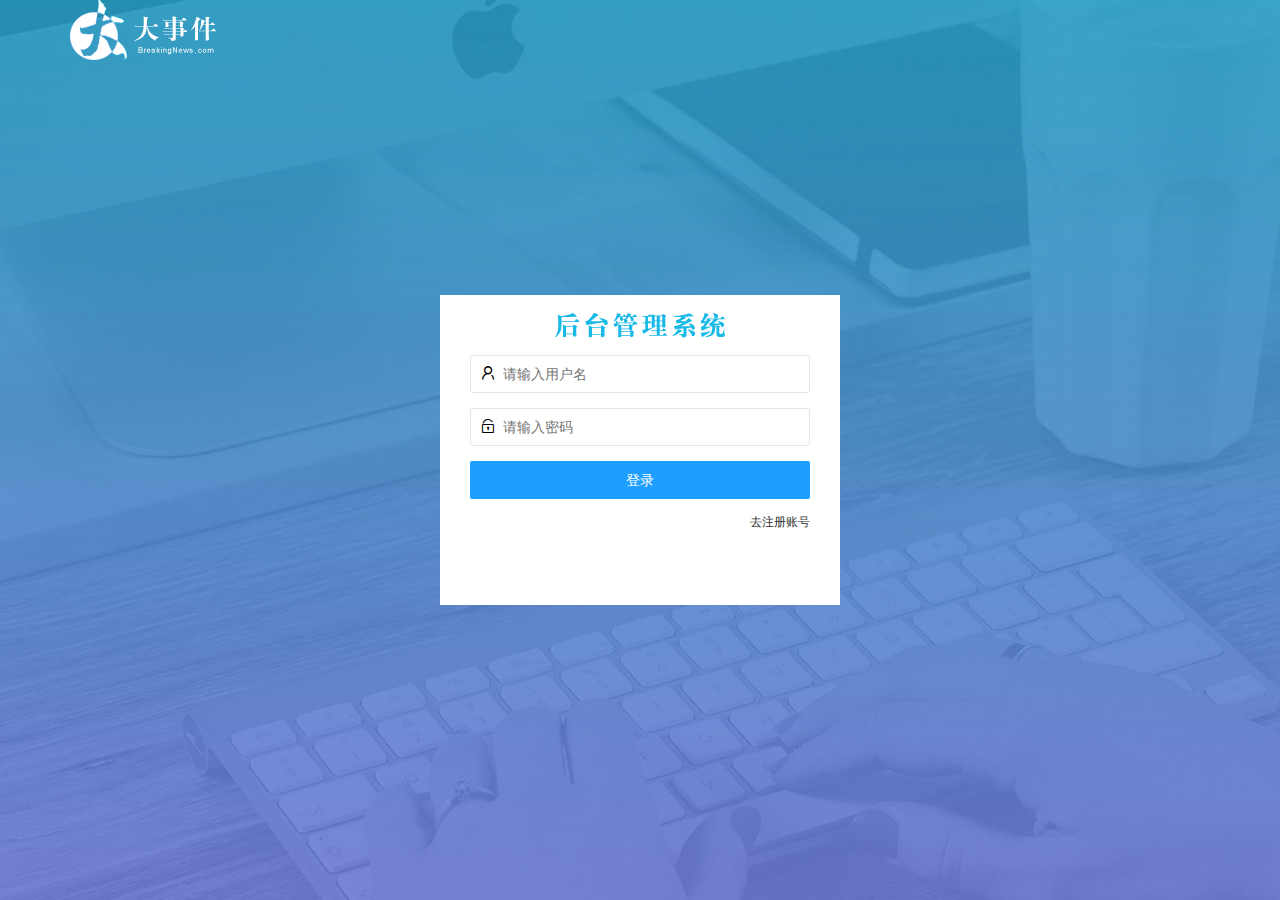
<file: login.html>
<!DOCTYPE html>
<html lang="en">
  <head>
    <meta charset="UTF-8" />
    <meta name="viewport" content="width=device-width, initial-scale=1.0" />
    <title>大事件-登录/注册</title>
    <!-- 导入 LayUI 的样式 -->
    <link rel="stylesheet" href="/assets/lib/layui/css/layui.css" />
    <!-- 导入自己的样式表 -->
    <link rel="stylesheet" href="/assets/css/login.css" />
  </head>


  <body>
    <!-- 头部的 Logo 区域 -->
    <div class="layui-main">
      <img src="/assets/images/logo.png" alt="" />
    </div>

    <!-- 登录注册区域 -->
    <div class="loginAndRegBox">
      <div class="title-box"></div>
       <!-- 登录的div -->
  <div class="login-box">
    <!-- 登录的表单 -->
    <form class="layui-form" action="" id="form_reg">
      <!-- 用户名 -->
      <div class="layui-form-item">
        <i class="layui-icon layui-icon-username"></i>
        <input type="text" name="username" required lay-verify="required" placeholder="请输入用户名" autocomplete="off" class="layui-input" />
      </div>
      <!-- 密码 -->
      <div class="layui-form-item">
        <i class="layui-icon layui-icon-password"></i>
        <input type="password" name="password" required lay-verify="required|pwd" placeholder="请输入密码" autocomplete="off" class="layui-input" />
      </div>
      <!-- 登录按钮 -->
      <div class="layui-form-item">
        <!-- 注意：表单提交按钮和普通按钮的区别，就是 lay-submit 属性 -->
        <button class="layui-btn layui-btn-fluid layui-btn-normal" lay-submit>登录</button>
      </div>
      <div class="layui-form-item links">
        <a href="javascript:;" id="link_reg">去注册账号</a>
      </div>
    </form>
  </div>
      <!-- 注册的div -->
  <div class="reg-box">
    <!-- 注册的表单 -->
    <form class="layui-form" action="" form_reg>
      <!-- 用户名 -->
      <div class="layui-form-item">
        <i class="layui-icon layui-icon-username"></i>
        <input type="text" name="username" required lay-verify="required" placeholder="请输入用户名" autocomplete="off" class="layui-input" />
      </div>
      <!-- 密码 -->
      <div class="layui-form-item">
        <i class="layui-icon layui-icon-password"></i>
        <input type="password" name="password" required lay-verify="required|pwd" placeholder="请输入密码" autocomplete="off" class="layui-input" />
      </div>
      <!-- 密码确认框 -->
      <div class="layui-form-item">
        <i class="layui-icon layui-icon-password"></i>
        <input type="password" name="repassword" required lay-verify="required|pwd|repwd" placeholder="再次确认密码" autocomplete="off" class="layui-input" />
      </div>
      <!-- 注册按钮 -->
      <div class="layui-form-item">
        <!-- 注意：表单提交按钮和普通按钮的区别，就是 lay-submit 属性 -->
        <button class="layui-btn layui-btn-fluid layui-btn-normal" lay-submit>注册</button>
      </div>
      <div class="layui-form-item links">
        <a href="javascript:;" id="link_login">去登录</a>
      </div>
    </form>
  </div>
    </div>
    <script src="/assets/lib/layui/layui.all.js"></script>
    <script src="/assets/lib/jquery.js"></script>
    <script src="/assets/js/baseAPI.js"></script>
    <script src="/assets/js/login.js"></script>





  </body>
</html>
</file>
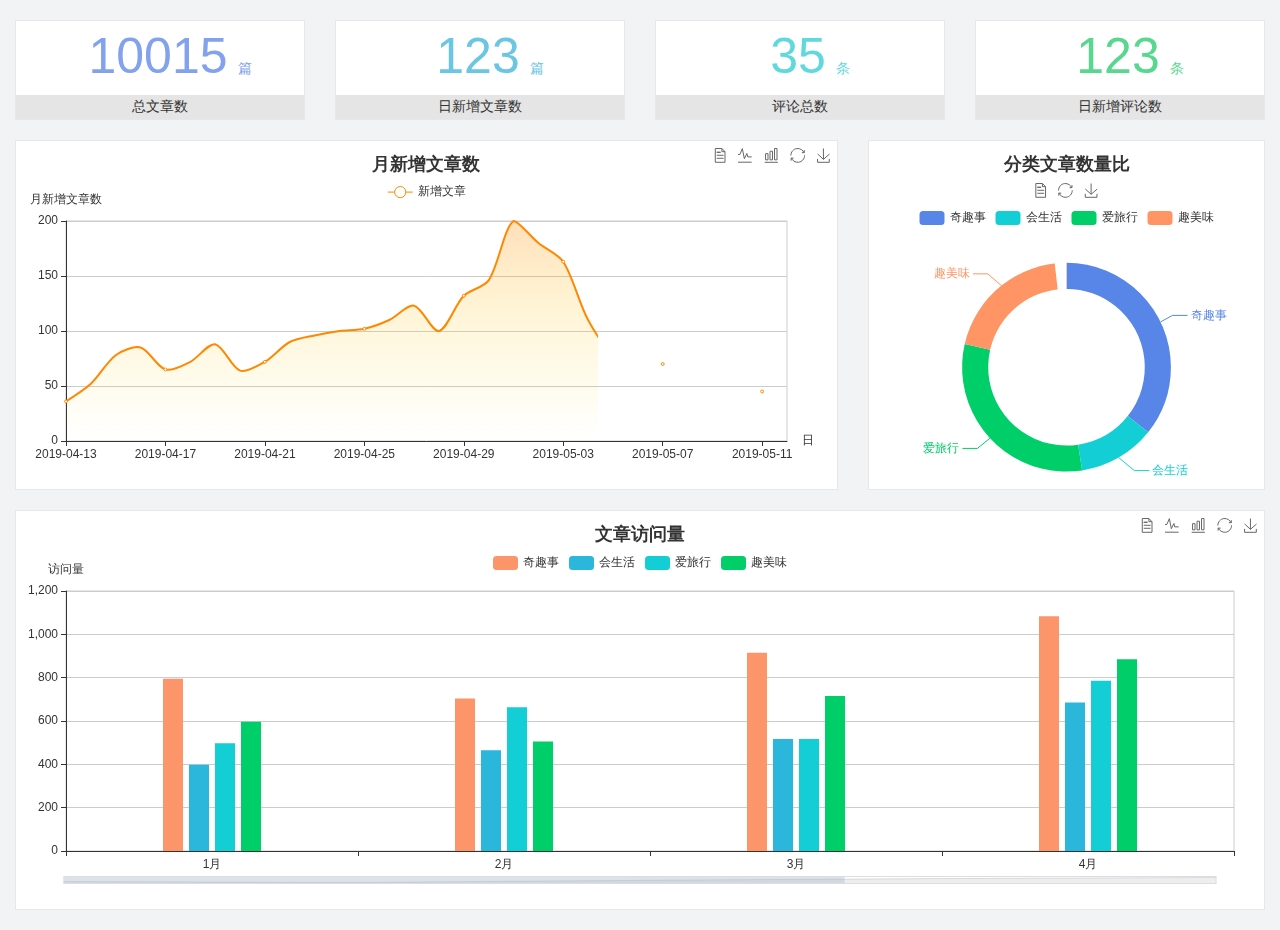
<file: home/dashboard.html>
<!DOCTYPE html>
<html lang="en">

<head>
  <meta charset="UTF-8">
  <meta name="viewport" content="width=device-width, initial-scale=1.0">
  <meta http-equiv="X-UA-Compatible" content="ie=edge">
  <title>图表统计</title>
  <link rel="stylesheet" href="../../assets/lib/bootstrap.css" />
  <link rel="stylesheet" href="../../assets/lib/main.css" />
  <script src="../../assets/lib/jquery.js"></script>
  <script type="text/javascript" src="../../assets/lib/echarts.min.js"></script>
</head>

<body>
  <div class="container-fluid">
    <div class="row spannel_list">
      <div class="col-sm-3 col-xs-6">
        <div class="spannel">
          <em>10015</em><span>篇</span>
          <b>总文章数</b>
        </div>
      </div>
      <div class="col-sm-3 col-xs-6">
        <div class="spannel scolor01">
          <em>123</em><span>篇</span>
          <b>日新增文章数</b>
        </div>
      </div>
      <div class="col-sm-3 col-xs-6">
        <div class="spannel scolor02">
          <em>35</em><span>条</span>
          <b>评论总数</b>
        </div>
      </div>
      <div class="col-sm-3 col-xs-6">
        <div class="spannel scolor03">
          <em>123</em><span>条</span>
          <b>日新增评论数</b>
        </div>
      </div>
    </div>
  </div>

  <div class="container-fluid">
    <div class="row curve-pie">
      <div class="col-lg-8 col-md-8">
        <div class="gragh_pannel" id="curve_show"></div>
      </div>
      <div class="col-lg-4 col-md-4">
        <div class="gragh_pannel" id="pie_show"></div>
      </div>
    </div>
  </div>

  <div class="container-fluid">
    <div class="column_pannel" id="column_show"></div>
  </div>

  <script>
    var oChart = echarts.init(document.getElementById('curve_show'));
    var aList_all = [
      { 'count': 36, 'date': '2019-04-13' },
      { 'count': 52, 'date': '2019-04-14' },
      { 'count': 78, 'date': '2019-04-15' },
      { 'count': 85, 'date': '2019-04-16' },
      { 'count': 65, 'date': '2019-04-17' },
      { 'count': 72, 'date': '2019-04-18' },
      { 'count': 88, 'date': '2019-04-19' },
      { 'count': 64, 'date': '2019-04-20' },
      { 'count': 72, 'date': '2019-04-21' },
      { 'count': 90, 'date': '2019-04-22' },
      { 'count': 96, 'date': '2019-04-23' },
      { 'count': 100, 'date': '2019-04-24' },
      { 'count': 102, 'date': '2019-04-25' },
      { 'count': 110, 'date': '2019-04-26' },
      { 'count': 123, 'date': '2019-04-27' },
      { 'count': 100, 'date': '2019-04-28' },
      { 'count': 132, 'date': '2019-04-29' },
      { 'count': 146, 'date': '2019-04-30' },
      { 'count': 200, 'date': '2019-05-01' },
      { 'count': 180, 'date': '2019-05-02' },
      { 'count': 163, 'date': '2019-05-03' },
      { 'count': 110, 'date': '2019-05-04' },
      { 'count': 80, 'date': '2019-05-05' },
      { 'count': 82, 'date': '2019-05-06' },
      { 'count': 70, 'date': '2019-05-07' },
      { 'count': 65, 'date': '2019-05-08' },
      { 'count': 54, 'date': '2019-05-09' },
      { 'count': 40, 'date': '2019-05-10' },
      { 'count': 45, 'date': '2019-05-11' },
      { 'count': 38, 'date': '2019-05-12' },
    ];

    let aCount = [];
    let aDate = [];

    for (var i = 0; i < aList_all.length; i++) {
      aCount.push(aList_all[i].count);
      aDate.push(aList_all[i].date);
    }

    var chartopt = {
      title: {
        text: '月新增文章数',
        left: 'center',
        top: '10'
      },
      tooltip: {
        trigger: 'axis'
      },
      legend: {
        data: ['新增文章'],
        top: '40'
      },
      toolbox: {
        show: true,
        feature: {
          mark: { show: true },
          dataView: { show: true, readOnly: false },
          magicType: { show: true, type: ['line', 'bar'] },
          restore: { show: true },
          saveAsImage: { show: true }
        }
      },
      calculable: true,
      xAxis: [
        {
          name: '日',
          type: 'category',
          boundaryGap: false,
          data: aDate
        }
      ],
      yAxis: [
        {
          name: '月新增文章数',
          type: 'value'
        }
      ],
      series: [
        {
          name: '新增文章',
          type: 'line',
          smooth: true,
          itemStyle: { normal: { areaStyle: { type: 'default' }, color: '#f80' }, lineStyle: { color: '#f80' } },
          data: aCount
        }],
      areaStyle: {
        normal: {
          color: new echarts.graphic.LinearGradient(0, 0, 0, 1, [{
            offset: 0,
            color: 'rgba(255,136,0,0.39)'
          }, {
            offset: .34,
            color: 'rgba(255,180,0,0.25)'
          }, {
            offset: 1,
            color: 'rgba(255,222,0,0.00)'
          }])

        }
      },
      grid: {
        show: true,
        x: 50,
        x2: 50,
        y: 80,
        height: 220
      }
    };

    oChart.setOption(chartopt);


    var oPie = echarts.init(document.getElementById('pie_show'));
    var oPieopt =
    {
      title: {
        top: 10,
        text: '分类文章数量比',
        x: 'center'
      },
      tooltip: {
        trigger: 'item',
        formatter: "{a} <br/>{b} : {c} ({d}%)"
      },
      color: ['#5885e8', '#13cfd5', '#00ce68', '#ff9565'],
      legend: {
        x: 'center',
        top: 65,
        data: ['奇趣事', '会生活', '爱旅行', '趣美味']
      },
      toolbox: {
        show: true,
        x: 'center',
        top: 35,
        feature: {
          mark: { show: true },
          dataView: { show: true, readOnly: false },
          magicType: {
            show: true,
            type: ['pie', 'funnel'],
            option: {
              funnel: {
                x: '25%',
                width: '50%',
                funnelAlign: 'left',
                max: 1548
              }
            }
          },
          restore: { show: true },
          saveAsImage: { show: true }
        }
      },
      calculable: true,
      series: [
        {
          name: '访问来源',
          type: 'pie',
          radius: ['45%', '60%'],
          center: ['50%', '65%'],
          data: [
            { value: 300, name: '奇趣事' },
            { value: 100, name: '会生活' },
            { value: 260, name: '爱旅行' },
            { value: 180, name: '趣美味' }
          ]
        }
      ]
    };
    oPie.setOption(oPieopt);



    var oColumn = this.echarts.init(document.getElementById('column_show'));
    var oColumnopt =
    {
      title: {
        text: '文章访问量',
        left: 'center',
        top: '10'
      },
      tooltip: {
        trigger: 'axis'
      },
      legend: {
        data: ['奇趣事', '会生活', '爱旅行', '趣美味'],
        top: '40'
      },
      toolbox: {
        show: true,
        feature: {
          mark: { show: true },
          dataView: { show: true, readOnly: false },
          magicType: { show: true, type: ['line', 'bar'] },
          restore: { show: true },
          saveAsImage: { show: true }
        }
      },
      calculable: true,
      xAxis: [
        {
          type: 'category',
          data: ['1月', '2月', '3月', '4月', '5月']
        }
      ],
      yAxis: [
        {
          name: '访问量',
          type: 'value'
        }
      ],
      series: [
        {
          name: '奇趣事',
          type: 'bar',
          barWidth: 20,
          itemStyle: {
            normal: { areaStyle: { type: 'default' }, color: '#fd956a' }
          },
          data: [800, 708, 920, 1090, 1200]
        },
        {
          name: '会生活',
          type: 'bar',
          barWidth: 20,
          itemStyle: {
            normal: { areaStyle: { type: 'default' }, color: '#2bb6db' }
          },
          data: [400, 468, 520, 690, 800]
        },
        {
          name: '爱旅行',
          type: 'bar',
          barWidth: 20,
          itemStyle: {
            normal: { areaStyle: { type: 'default' }, color: '#13cfd5' }
          },
          data: [500, 668, 520, 790, 900]
        },
        {
          name: '趣美味',
          type: 'bar',
          barWidth: 20,
          itemStyle: {
            normal: { areaStyle: { type: 'default' }, color: '#00ce68' }
          },
          data: [600, 508, 720, 890, 1000]
        }
      ],
      grid: {
        show: true,
        x: 50,
        x2: 30,
        y: 80,
        height: 260
      },
      dataZoom: [//给x轴设置滚动条
        {
          start: 0,//默认为0
          end: 100 - 1000 / 31,//默认为100
          type: 'slider',
          show: true,
          xAxisIndex: [0],
          handleSize: 0,//滑动条的 左右2个滑动条的大小
          height: 8,//组件高度
          left: 45, //左边的距离
          right: 50,//右边的距离
          bottom: 26,//右边的距离
          handleColor: '#ddd',//h滑动图标的颜色
          handleStyle: {
            borderColor: "#cacaca",
            borderWidth: "1",
            shadowBlur: 2,
            background: "#ddd",
            shadowColor: "#ddd",
          }
        }]
    };
    oColumn.setOption(oColumnopt);
  </script>
</body>

</html>
</file>
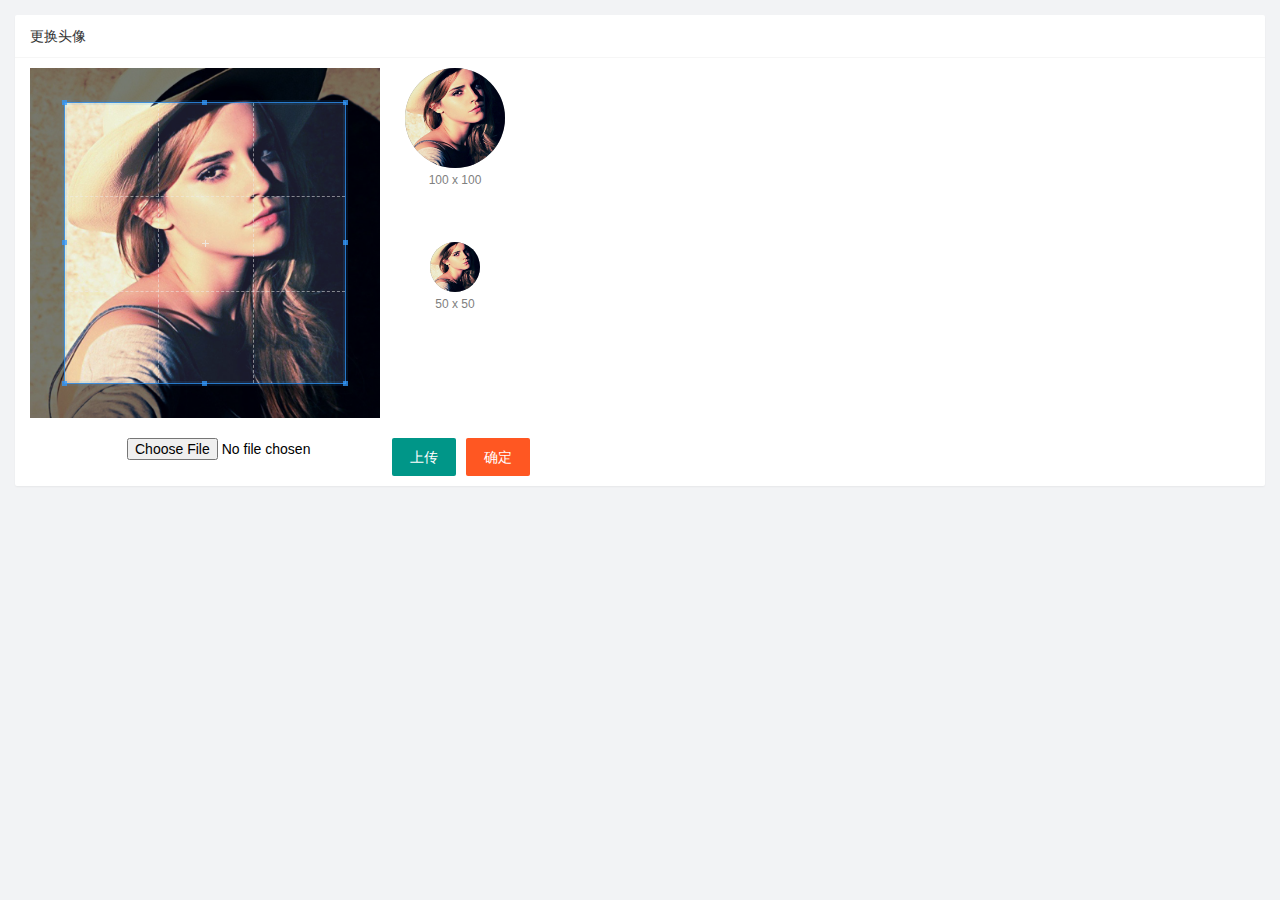
<file: user/user_avatar.html>
<!DOCTYPE html>
<html lang="en">
  <head>
    <meta charset="UTF-8" />
    <meta name="viewport" content="width=device-width, initial-scale=1.0" />
    <title>Document</title>
    <link rel="stylesheet" href="/assets/lib/layui/css/layui.css" />
    <link rel="stylesheet" href="/assets/lib/cropper/cropper.css" />
    <link rel="stylesheet" href="/assets/css/user/user_avatar.css" />
  </head>
  <body>
    <!-- 卡片区域 -->
    <div class="layui-card">
      <div class="layui-card-header">更换头像</div>
      <div class="layui-card-body">
        <!-- 第一行的图片裁剪和预览区域 -->
        <div class="row1">
          <!-- 图片裁剪区域 -->
          <div class="cropper-box">
            <!-- 这个 img 标签很重要，将来会把它初始化为裁剪区域 -->
            <img id="image" src="/assets/images/sample.jpg" />
          </div>
          <!-- 图片的预览区域 -->
          <div class="preview-box">
            <div>
              <!-- 宽高为 100px 的预览区域 -->
              <div class="img-preview w100"></div>
              <p class="size">100 x 100</p>
            </div>
            <div>
              <!-- 宽高为 50px 的预览区域 -->
              <div class="img-preview w50"></div>
              <p class="size">50 x 50</p>
            </div>
          </div>
        </div>

        <!-- 第二行的按钮区域 -->
        <div class="row2">
          <!-- 通过 accept 属性，可以指定，允许用户选择什么类型的文件 -->
          <input type="file" id="file" accept="image/png,image/jpeg" />
          <button type="button" class="layui-btn" id="btnChooseImage">
            上传
          </button>
          <button
            type="button"
            class="layui-btn layui-btn-danger"
            id="btnUpload"
          >
            确定
          </button>
        </div>
      </div>
    </div>

    <script src="/assets/lib/jquery.js"></script>
    <script src="/assets/lib/cropper/Cropper.js"></script>
    <script src="/assets/lib/cropper/jquery-cropper.js"></script>
    <script src="/assets/js/user_avatar.js"></script>
  </body>
</html>
</file>
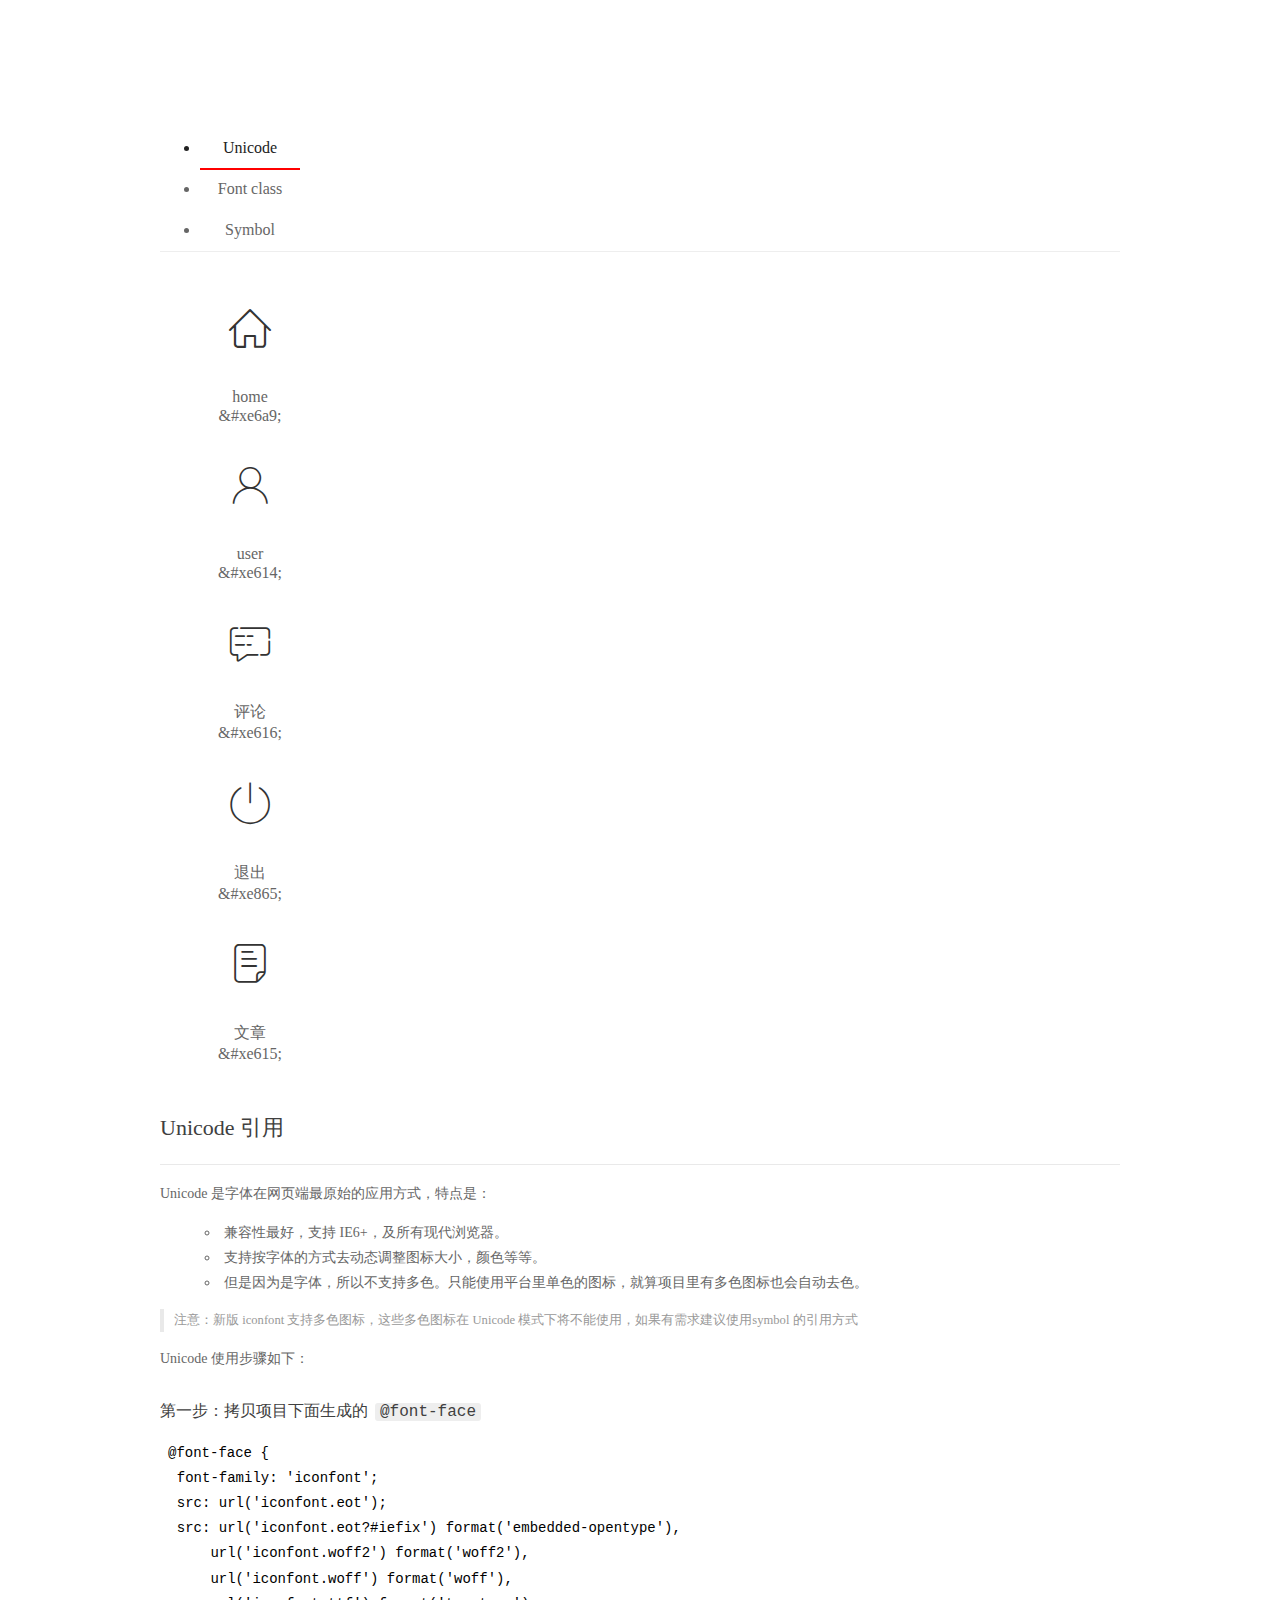
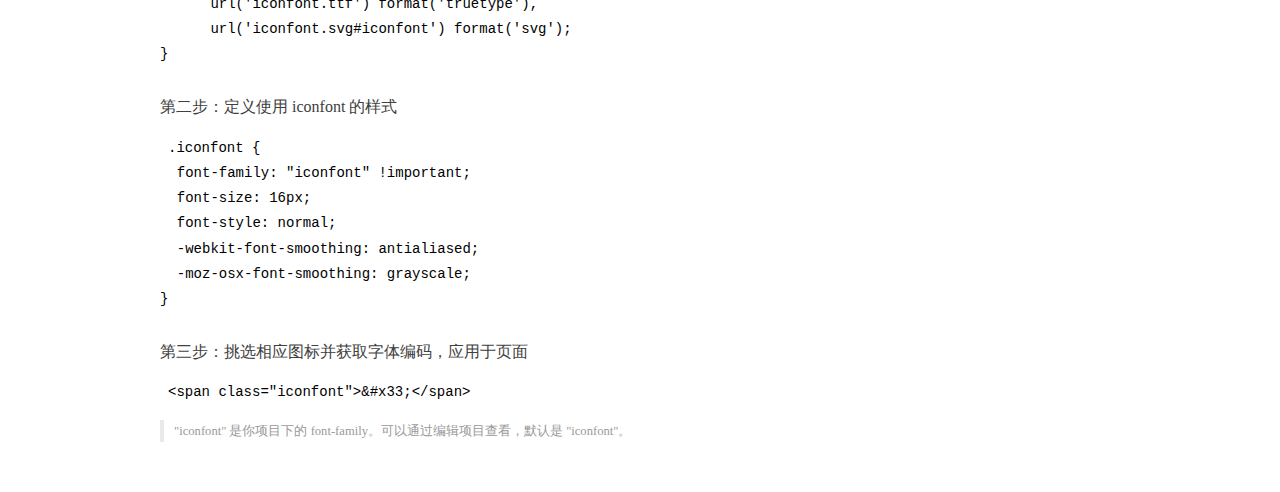
<file: assets/fonts/demo_index.html>
<!DOCTYPE html>
<html>
<head>
  <meta charset="utf-8"/>
  <title>IconFont Demo</title>
  <link rel="shortcut icon" href="https://gtms04.alicdn.com/tps/i4/TB1_oz6GVXXXXaFXpXXJDFnIXXX-64-64.ico" type="image/x-icon"/>
  <link rel="stylesheet" href="https://g.alicdn.com/thx/cube/1.3.2/cube.min.css">
  <link rel="stylesheet" href="demo.css">
  <link rel="stylesheet" href="iconfont.css">
  <script src="iconfont.js"></script>
  <!-- jQuery -->
  <script src="https://a1.alicdn.com/oss/uploads/2018/12/26/7bfddb60-08e8-11e9-9b04-53e73bb6408b.js"></script>
  <!-- 代码高亮 -->
  <script src="https://a1.alicdn.com/oss/uploads/2018/12/26/a3f714d0-08e6-11e9-8a15-ebf944d7534c.js"></script>
</head>
<body>
  <div class="main">
    <h1 class="logo"><a href="https://www.iconfont.cn/" title="iconfont 首页" target="_blank">&#xe86b;</a></h1>
    <div class="nav-tabs">
      <ul id="tabs" class="dib-box">
        <li class="dib active"><span>Unicode</span></li>
        <li class="dib"><span>Font class</span></li>
        <li class="dib"><span>Symbol</span></li>
      </ul>
      
    </div>
    <div class="tab-container">
      <div class="content unicode" style="display: block;">
          <ul class="icon_lists dib-box">
          
            <li class="dib">
              <span class="icon iconfont">&#xe6a9;</span>
                <div class="name">home</div>
                <div class="code-name">&amp;#xe6a9;</div>
              </li>
          
            <li class="dib">
              <span class="icon iconfont">&#xe614;</span>
                <div class="name">user</div>
                <div class="code-name">&amp;#xe614;</div>
              </li>
          
            <li class="dib">
              <span class="icon iconfont">&#xe616;</span>
                <div class="name">评论</div>
                <div class="code-name">&amp;#xe616;</div>
              </li>
          
            <li class="dib">
              <span class="icon iconfont">&#xe865;</span>
                <div class="name">退出</div>
                <div class="code-name">&amp;#xe865;</div>
              </li>
          
            <li class="dib">
              <span class="icon iconfont">&#xe615;</span>
                <div class="name">文章</div>
                <div class="code-name">&amp;#xe615;</div>
              </li>
          
          </ul>
          <div class="article markdown">
          <h2 id="unicode-">Unicode 引用</h2>
          <hr>

          <p>Unicode 是字体在网页端最原始的应用方式，特点是：</p>
          <ul>
            <li>兼容性最好，支持 IE6+，及所有现代浏览器。</li>
            <li>支持按字体的方式去动态调整图标大小，颜色等等。</li>
            <li>但是因为是字体，所以不支持多色。只能使用平台里单色的图标，就算项目里有多色图标也会自动去色。</li>
          </ul>
          <blockquote>
            <p>注意：新版 iconfont 支持多色图标，这些多色图标在 Unicode 模式下将不能使用，如果有需求建议使用symbol 的引用方式</p>
          </blockquote>
          <p>Unicode 使用步骤如下：</p>
          <h3 id="-font-face">第一步：拷贝项目下面生成的 <code>@font-face</code></h3>
<pre><code class="language-css"
>@font-face {
  font-family: 'iconfont';
  src: url('iconfont.eot');
  src: url('iconfont.eot?#iefix') format('embedded-opentype'),
      url('iconfont.woff2') format('woff2'),
      url('iconfont.woff') format('woff'),
      url('iconfont.ttf') format('truetype'),
      url('iconfont.svg#iconfont') format('svg');
}
</code></pre>
          <h3 id="-iconfont-">第二步：定义使用 iconfont 的样式</h3>
<pre><code class="language-css"
>.iconfont {
  font-family: "iconfont" !important;
  font-size: 16px;
  font-style: normal;
  -webkit-font-smoothing: antialiased;
  -moz-osx-font-smoothing: grayscale;
}
</code></pre>
          <h3 id="-">第三步：挑选相应图标并获取字体编码，应用于页面</h3>
<pre>
<code class="language-html"
>&lt;span class="iconfont"&gt;&amp;#x33;&lt;/span&gt;
</code></pre>
          <blockquote>
            <p>"iconfont" 是你项目下的 font-family。可以通过编辑项目查看，默认是 "iconfont"。</p>
          </blockquote>
          </div>
      </div>
      <div class="content font-class">
        <ul class="icon_lists dib-box">
          
          <li class="dib">
            <span class="icon iconfont icon-home"></span>
            <div class="name">
              home
            </div>
            <div class="code-name">.icon-home
            </div>
          </li>
          
          <li class="dib">
            <span class="icon iconfont icon-user"></span>
            <div class="name">
              user
            </div>
            <div class="code-name">.icon-user
            </div>
          </li>
          
          <li class="dib">
            <span class="icon iconfont icon-pinglun"></span>
            <div class="name">
              评论
            </div>
            <div class="code-name">.icon-pinglun
            </div>
          </li>
          
          <li class="dib">
            <span class="icon iconfont icon-tuichu"></span>
            <div class="name">
              退出
            </div>
            <div class="code-name">.icon-tuichu
            </div>
          </li>
          
          <li class="dib">
            <span class="icon iconfont icon-16"></span>
            <div class="name">
              文章
            </div>
            <div class="code-name">.icon-16
            </div>
          </li>
          
        </ul>
        <div class="article markdown">
        <h2 id="font-class-">font-class 引用</h2>
        <hr>

        <p>font-class 是 Unicode 使用方式的一种变种，主要是解决 Unicode 书写不直观，语意不明确的问题。</p>
        <p>与 Unicode 使用方式相比，具有如下特点：</p>
        <ul>
          <li>兼容性良好，支持 IE8+，及所有现代浏览器。</li>
          <li>相比于 Unicode 语意明确，书写更直观。可以很容易分辨这个 icon 是什么。</li>
          <li>因为使用 class 来定义图标，所以当要替换图标时，只需要修改 class 里面的 Unicode 引用。</li>
          <li>不过因为本质上还是使用的字体，所以多色图标还是不支持的。</li>
        </ul>
        <p>使用步骤如下：</p>
        <h3 id="-fontclass-">第一步：引入项目下面生成的 fontclass 代码：</h3>
<pre><code class="language-html">&lt;link rel="stylesheet" href="./iconfont.css"&gt;
</code></pre>
        <h3 id="-">第二步：挑选相应图标并获取类名，应用于页面：</h3>
<pre><code class="language-html">&lt;span class="iconfont icon-xxx"&gt;&lt;/span&gt;
</code></pre>
        <blockquote>
          <p>"
            iconfont" 是你项目下的 font-family。可以通过编辑项目查看，默认是 "iconfont"。</p>
        </blockquote>
      </div>
      </div>
      <div class="content symbol">
          <ul class="icon_lists dib-box">
          
            <li class="dib">
                <svg class="icon svg-icon" aria-hidden="true">
                  <use xlink:href="#icon-home"></use>
                </svg>
                <div class="name">home</div>
                <div class="code-name">#icon-home</div>
            </li>
          
            <li class="dib">
                <svg class="icon svg-icon" aria-hidden="true">
                  <use xlink:href="#icon-user"></use>
                </svg>
                <div class="name">user</div>
                <div class="code-name">#icon-user</div>
            </li>
          
            <li class="dib">
                <svg class="icon svg-icon" aria-hidden="true">
                  <use xlink:href="#icon-pinglun"></use>
                </svg>
                <div class="name">评论</div>
                <div class="code-name">#icon-pinglun</div>
            </li>
          
            <li class="dib">
                <svg class="icon svg-icon" aria-hidden="true">
                  <use xlink:href="#icon-tuichu"></use>
                </svg>
                <div class="name">退出</div>
                <div class="code-name">#icon-tuichu</div>
            </li>
          
            <li class="dib">
                <svg class="icon svg-icon" aria-hidden="true">
                  <use xlink:href="#icon-16"></use>
                </svg>
                <div class="name">文章</div>
                <div class="code-name">#icon-16</div>
            </li>
          
          </ul>
          <div class="article markdown">
          <h2 id="symbol-">Symbol 引用</h2>
          <hr>

          <p>这是一种全新的使用方式，应该说这才是未来的主流，也是平台目前推荐的用法。相关介绍可以参考这篇<a href="">文章</a>
            这种用法其实是做了一个 SVG 的集合，与另外两种相比具有如下特点：</p>
          <ul>
            <li>支持多色图标了，不再受单色限制。</li>
            <li>通过一些技巧，支持像字体那样，通过 <code>font-size</code>, <code>color</code> 来调整样式。</li>
            <li>兼容性较差，支持 IE9+，及现代浏览器。</li>
            <li>浏览器渲染 SVG 的性能一般，还不如 png。</li>
          </ul>
          <p>使用步骤如下：</p>
          <h3 id="-symbol-">第一步：引入项目下面生成的 symbol 代码：</h3>
<pre><code class="language-html">&lt;script src="./iconfont.js"&gt;&lt;/script&gt;
</code></pre>
          <h3 id="-css-">第二步：加入通用 CSS 代码（引入一次就行）：</h3>
<pre><code class="language-html">&lt;style&gt;
.icon {
  width: 1em;
  height: 1em;
  vertical-align: -0.15em;
  fill: currentColor;
  overflow: hidden;
}
&lt;/style&gt;
</code></pre>
          <h3 id="-">第三步：挑选相应图标并获取类名，应用于页面：</h3>
<pre><code class="language-html">&lt;svg class="icon" aria-hidden="true"&gt;
  &lt;use xlink:href="#icon-xxx"&gt;&lt;/use&gt;
&lt;/svg&gt;
</code></pre>
          </div>
      </div>

    </div>
  </div>
  <script>
  $(document).ready(function () {
      $('.tab-container .content:first').show()

      $('#tabs li').click(function (e) {
        var tabContent = $('.tab-container .content')
        var index = $(this).index()

        if ($(this).hasClass('active')) {
          return
        } else {
          $('#tabs li').removeClass('active')
          $(this).addClass('active')

          tabContent.hide().eq(index).fadeIn()
        }
      })
    })
  </script>
</body>
</html>
</file>
<file: assets/lib/layui/css/layui.css>
/** layui-v2.5.5 MIT License By https://www.layui.com */
 .layui-inline,img{display:inline-block;vertical-align:middle}h1,h2,h3,h4,h5,h6{font-weight:400}.layui-edge,.layui-header,.layui-inline,.layui-main{position:relative}.layui-body,.layui-edge,.layui-elip{overflow:hidden}.layui-btn,.layui-edge,.layui-inline,img{vertical-align:middle}.layui-btn,.layui-disabled,.layui-icon,.layui-unselect{-moz-user-select:none;-webkit-user-select:none;-ms-user-select:none}.layui-elip,.layui-form-checkbox span,.layui-form-pane .layui-form-label{text-overflow:ellipsis;white-space:nowrap}.layui-breadcrumb,.layui-tree-btnGroup{visibility:hidden}blockquote,body,button,dd,div,dl,dt,form,h1,h2,h3,h4,h5,h6,input,li,ol,p,pre,td,textarea,th,ul{margin:0;padding:0;-webkit-tap-highlight-color:rgba(0,0,0,0)}a:active,a:hover{outline:0}img{border:none}li{list-style:none}table{border-collapse:collapse;border-spacing:0}h4,h5,h6{font-size:100%}button,input,optgroup,option,select,textarea{font-family:inherit;font-size:inherit;font-style:inherit;font-weight:inherit;outline:0}pre{white-space:pre-wrap;white-space:-moz-pre-wrap;white-space:-pre-wrap;white-space:-o-pre-wrap;word-wrap:break-word}body{line-height:24px;font:14px Helvetica Neue,Helvetica,PingFang SC,Tahoma,Arial,sans-serif}hr{height:1px;margin:10px 0;border:0;clear:both}a{color:#333;text-decoration:none}a:hover{color:#777}a cite{font-style:normal;*cursor:pointer}.layui-border-box,.layui-border-box *{box-sizing:border-box}.layui-box,.layui-box *{box-sizing:content-box}.layui-clear{clear:both;*zoom:1}.layui-clear:after{content:'\20';clear:both;*zoom:1;display:block;height:0}.layui-inline{*display:inline;*zoom:1}.layui-edge{display:inline-block;width:0;height:0;border-width:6px;border-style:dashed;border-color:transparent}.layui-edge-top{top:-4px;border-bottom-color:#999;border-bottom-style:solid}.layui-edge-right{border-left-color:#999;border-left-style:solid}.layui-edge-bottom{top:2px;border-top-color:#999;border-top-style:solid}.layui-edge-left{border-right-color:#999;border-right-style:solid}.layui-disabled,.layui-disabled:hover{color:#d2d2d2!important;cursor:not-allowed!important}.layui-circle{border-radius:100%}.layui-show{display:block!important}.layui-hide{display:none!important}@font-face{font-family:layui-icon;src:url(../font/iconfont.eot?v=250);src:url(../font/iconfont.eot?v=250#iefix) format('embedded-opentype'),url(../font/iconfont.woff2?v=250) format('woff2'),url(../font/iconfont.woff?v=250) format('woff'),url(../font/iconfont.ttf?v=250) format('truetype'),url(../font/iconfont.svg?v=250#layui-icon) format('svg')}.layui-icon{font-family:layui-icon!important;font-size:16px;font-style:normal;-webkit-font-smoothing:antialiased;-moz-osx-font-smoothing:grayscale}.layui-icon-reply-fill:before{content:"\e611"}.layui-icon-set-fill:before{content:"\e614"}.layui-icon-menu-fill:before{content:"\e60f"}.layui-icon-search:before{content:"\e615"}.layui-icon-share:before{content:"\e641"}.layui-icon-set-sm:before{content:"\e620"}.layui-icon-engine:before{content:"\e628"}.layui-icon-close:before{content:"\1006"}.layui-icon-close-fill:before{content:"\1007"}.layui-icon-chart-screen:before{content:"\e629"}.layui-icon-star:before{content:"\e600"}.layui-icon-circle-dot:before{content:"\e617"}.layui-icon-chat:before{content:"\e606"}.layui-icon-release:before{content:"\e609"}.layui-icon-list:before{content:"\e60a"}.layui-icon-chart:before{content:"\e62c"}.layui-icon-ok-circle:before{content:"\1005"}.layui-icon-layim-theme:before{content:"\e61b"}.layui-icon-table:before{content:"\e62d"}.layui-icon-right:before{content:"\e602"}.layui-icon-left:before{content:"\e603"}.layui-icon-cart-simple:before{content:"\e698"}.layui-icon-face-cry:before{content:"\e69c"}.layui-icon-face-smile:before{content:"\e6af"}.layui-icon-survey:before{content:"\e6b2"}.layui-icon-tree:before{content:"\e62e"}.layui-icon-upload-circle:before{content:"\e62f"}.layui-icon-add-circle:before{content:"\e61f"}.layui-icon-download-circle:before{content:"\e601"}.layui-icon-templeate-1:before{content:"\e630"}.layui-icon-util:before{content:"\e631"}.layui-icon-face-surprised:before{content:"\e664"}.layui-icon-edit:before{content:"\e642"}.layui-icon-speaker:before{content:"\e645"}.layui-icon-down:before{content:"\e61a"}.layui-icon-file:before{content:"\e621"}.layui-icon-layouts:before{content:"\e632"}.layui-icon-rate-half:before{content:"\e6c9"}.layui-icon-add-circle-fine:before{content:"\e608"}.layui-icon-prev-circle:before{content:"\e633"}.layui-icon-read:before{content:"\e705"}.layui-icon-404:before{content:"\e61c"}.layui-icon-carousel:before{content:"\e634"}.layui-icon-help:before{content:"\e607"}.layui-icon-code-circle:before{content:"\e635"}.layui-icon-water:before{content:"\e636"}.layui-icon-username:before{content:"\e66f"}.layui-icon-find-fill:before{content:"\e670"}.layui-icon-about:before{content:"\e60b"}.layui-icon-location:before{content:"\e715"}.layui-icon-up:before{content:"\e619"}.layui-icon-pause:before{content:"\e651"}.layui-icon-date:before{content:"\e637"}.layui-icon-layim-uploadfile:before{content:"\e61d"}.layui-icon-delete:before{content:"\e640"}.layui-icon-play:before{content:"\e652"}.layui-icon-top:before{content:"\e604"}.layui-icon-friends:before{content:"\e612"}.layui-icon-refresh-3:before{content:"\e9aa"}.layui-icon-ok:before{content:"\e605"}.layui-icon-layer:before{content:"\e638"}.layui-icon-face-smile-fine:before{content:"\e60c"}.layui-icon-dollar:before{content:"\e659"}.layui-icon-group:before{content:"\e613"}.layui-icon-layim-download:before{content:"\e61e"}.layui-icon-picture-fine:before{content:"\e60d"}.layui-icon-link:before{content:"\e64c"}.layui-icon-diamond:before{content:"\e735"}.layui-icon-log:before{content:"\e60e"}.layui-icon-rate-solid:before{content:"\e67a"}.layui-icon-fonts-del:before{content:"\e64f"}.layui-icon-unlink:before{content:"\e64d"}.layui-icon-fonts-clear:before{content:"\e639"}.layui-icon-triangle-r:before{content:"\e623"}.layui-icon-circle:before{content:"\e63f"}.layui-icon-radio:before{content:"\e643"}.layui-icon-align-center:before{content:"\e647"}.layui-icon-align-right:before{content:"\e648"}.layui-icon-align-left:before{content:"\e649"}.layui-icon-loading-1:before{content:"\e63e"}.layui-icon-return:before{content:"\e65c"}.layui-icon-fonts-strong:before{content:"\e62b"}.layui-icon-upload:before{content:"\e67c"}.layui-icon-dialogue:before{content:"\e63a"}.layui-icon-video:before{content:"\e6ed"}.layui-icon-headset:before{content:"\e6fc"}.layui-icon-cellphone-fine:before{content:"\e63b"}.layui-icon-add-1:before{content:"\e654"}.layui-icon-face-smile-b:before{content:"\e650"}.layui-icon-fonts-html:before{content:"\e64b"}.layui-icon-form:before{content:"\e63c"}.layui-icon-cart:before{content:"\e657"}.layui-icon-camera-fill:before{content:"\e65d"}.layui-icon-tabs:before{content:"\e62a"}.layui-icon-fonts-code:before{content:"\e64e"}.layui-icon-fire:before{content:"\e756"}.layui-icon-set:before{content:"\e716"}.layui-icon-fonts-u:before{content:"\e646"}.layui-icon-triangle-d:before{content:"\e625"}.layui-icon-tips:before{content:"\e702"}.layui-icon-picture:before{content:"\e64a"}.layui-icon-more-vertical:before{content:"\e671"}.layui-icon-flag:before{content:"\e66c"}.layui-icon-loading:before{content:"\e63d"}.layui-icon-fonts-i:before{content:"\e644"}.layui-icon-refresh-1:before{content:"\e666"}.layui-icon-rmb:before{content:"\e65e"}.layui-icon-home:before{content:"\e68e"}.layui-icon-user:before{content:"\e770"}.layui-icon-notice:before{content:"\e667"}.layui-icon-login-weibo:before{content:"\e675"}.layui-icon-voice:before{content:"\e688"}.layui-icon-upload-drag:before{content:"\e681"}.layui-icon-login-qq:before{content:"\e676"}.layui-icon-snowflake:before{content:"\e6b1"}.layui-icon-file-b:before{content:"\e655"}.layui-icon-template:before{content:"\e663"}.layui-icon-auz:before{content:"\e672"}.layui-icon-console:before{content:"\e665"}.layui-icon-app:before{content:"\e653"}.layui-icon-prev:before{content:"\e65a"}.layui-icon-website:before{content:"\e7ae"}.layui-icon-next:before{content:"\e65b"}.layui-icon-component:before{content:"\e857"}.layui-icon-more:before{content:"\e65f"}.layui-icon-login-wechat:before{content:"\e677"}.layui-icon-shrink-right:before{content:"\e668"}.layui-icon-spread-left:before{content:"\e66b"}.layui-icon-camera:before{content:"\e660"}.layui-icon-note:before{content:"\e66e"}.layui-icon-refresh:before{content:"\e669"}.layui-icon-female:before{content:"\e661"}.layui-icon-male:before{content:"\e662"}.layui-icon-password:before{content:"\e673"}.layui-icon-senior:before{content:"\e674"}.layui-icon-theme:before{content:"\e66a"}.layui-icon-tread:before{content:"\e6c5"}.layui-icon-praise:before{content:"\e6c6"}.layui-icon-star-fill:before{content:"\e658"}.layui-icon-rate:before{content:"\e67b"}.layui-icon-template-1:before{content:"\e656"}.layui-icon-vercode:before{content:"\e679"}.layui-icon-cellphone:before{content:"\e678"}.layui-icon-screen-full:before{content:"\e622"}.layui-icon-screen-restore:before{content:"\e758"}.layui-icon-cols:before{content:"\e610"}.layui-icon-export:before{content:"\e67d"}.layui-icon-print:before{content:"\e66d"}.layui-icon-slider:before{content:"\e714"}.layui-icon-addition:before{content:"\e624"}.layui-icon-subtraction:before{content:"\e67e"}.layui-icon-service:before{content:"\e626"}.layui-icon-transfer:before{content:"\e691"}.layui-main{width:1140px;margin:0 auto}.layui-header{z-index:1000;height:60px}.layui-header a:hover{transition:all .5s;-webkit-transition:all .5s}.layui-side{position:fixed;left:0;top:0;bottom:0;z-index:999;width:200px;overflow-x:hidden}.layui-side-scroll{position:relative;width:220px;height:100%;overflow-x:hidden}.layui-body{position:absolute;left:200px;right:0;top:0;bottom:0;z-index:998;width:auto;overflow-y:auto;box-sizing:border-box}.layui-layout-body{overflow:hidden}.layui-layout-admin .layui-header{background-color:#23262E}.layui-layout-admin .layui-side{top:60px;width:200px;overflow-x:hidden}.layui-layout-admin .layui-body{position:fixed;top:60px;bottom:44px}.layui-layout-admin .layui-main{width:auto;margin:0 15px}.layui-layout-admin .layui-footer{position:fixed;left:200px;right:0;bottom:0;height:44px;line-height:44px;padding:0 15px;background-color:#eee}.layui-layout-admin .layui-logo{position:absolute;left:0;top:0;width:200px;height:100%;line-height:60px;text-align:center;color:#009688;font-size:16px}.layui-layout-admin .layui-header .layui-nav{background:0 0}.layui-layout-left{position:absolute!important;left:200px;top:0}.layui-layout-right{position:absolute!important;right:0;top:0}.layui-container{position:relative;margin:0 auto;padding:0 15px;box-sizing:border-box}.layui-fluid{position:relative;margin:0 auto;padding:0 15px}.layui-row:after,.layui-row:before{content:'';display:block;clear:both}.layui-col-lg1,.layui-col-lg10,.layui-col-lg11,.layui-col-lg12,.layui-col-lg2,.layui-col-lg3,.layui-col-lg4,.layui-col-lg5,.layui-col-lg6,.layui-col-lg7,.layui-col-lg8,.layui-col-lg9,.layui-col-md1,.layui-col-md10,.layui-col-md11,.layui-col-md12,.layui-col-md2,.layui-col-md3,.layui-col-md4,.layui-col-md5,.layui-col-md6,.layui-col-md7,.layui-col-md8,.layui-col-md9,.layui-col-sm1,.layui-col-sm10,.layui-col-sm11,.layui-col-sm12,.layui-col-sm2,.layui-col-sm3,.layui-col-sm4,.layui-col-sm5,.layui-col-sm6,.layui-col-sm7,.layui-col-sm8,.layui-col-sm9,.layui-col-xs1,.layui-col-xs10,.layui-col-xs11,.layui-col-xs12,.layui-col-xs2,.layui-col-xs3,.layui-col-xs4,.layui-col-xs5,.layui-col-xs6,.layui-col-xs7,.layui-col-xs8,.layui-col-xs9{position:relative;display:block;box-sizing:border-box}.layui-col-xs1,.layui-col-xs10,.layui-col-xs11,.layui-col-xs12,.layui-col-xs2,.layui-col-xs3,.layui-col-xs4,.layui-col-xs5,.layui-col-xs6,.layui-col-xs7,.layui-col-xs8,.layui-col-xs9{float:left}.layui-col-xs1{width:8.33333333%}.layui-col-xs2{width:16.66666667%}.layui-col-xs3{width:25%}.layui-col-xs4{width:33.33333333%}.layui-col-xs5{width:41.66666667%}.layui-col-xs6{width:50%}.layui-col-xs7{width:58.33333333%}.layui-col-xs8{width:66.66666667%}.layui-col-xs9{width:75%}.layui-col-xs10{width:83.33333333%}.layui-col-xs11{width:91.66666667%}.layui-col-xs12{width:100%}.layui-col-xs-offset1{margin-left:8.33333333%}.layui-col-xs-offset2{margin-left:16.66666667%}.layui-col-xs-offset3{margin-left:25%}.layui-col-xs-offset4{margin-left:33.33333333%}.layui-col-xs-offset5{margin-left:41.66666667%}.layui-col-xs-offset6{margin-left:50%}.layui-col-xs-offset7{margin-left:58.33333333%}.layui-col-xs-offset8{margin-left:66.66666667%}.layui-col-xs-offset9{margin-left:75%}.layui-col-xs-offset10{margin-left:83.33333333%}.layui-col-xs-offset11{margin-left:91.66666667%}.layui-col-xs-offset12{margin-left:100%}@media screen and (max-width:768px){.layui-hide-xs{display:none!important}.layui-show-xs-block{display:block!important}.layui-show-xs-inline{display:inline!important}.layui-show-xs-inline-block{display:inline-block!important}}@media screen and (min-width:768px){.layui-container{width:750px}.layui-hide-sm{display:none!important}.layui-show-sm-block{display:block!important}.layui-show-sm-inline{display:inline!important}.layui-show-sm-inline-block{display:inline-block!important}.layui-col-sm1,.layui-col-sm10,.layui-col-sm11,.layui-col-sm12,.layui-col-sm2,.layui-col-sm3,.layui-col-sm4,.layui-col-sm5,.layui-col-sm6,.layui-col-sm7,.layui-col-sm8,.layui-col-sm9{float:left}.layui-col-sm1{width:8.33333333%}.layui-col-sm2{width:16.66666667%}.layui-col-sm3{width:25%}.layui-col-sm4{width:33.33333333%}.layui-col-sm5{width:41.66666667%}.layui-col-sm6{width:50%}.layui-col-sm7{width:58.33333333%}.layui-col-sm8{width:66.66666667%}.layui-col-sm9{width:75%}.layui-col-sm10{width:83.33333333%}.layui-col-sm11{width:91.66666667%}.layui-col-sm12{width:100%}.layui-col-sm-offset1{margin-left:8.33333333%}.layui-col-sm-offset2{margin-left:16.66666667%}.layui-col-sm-offset3{margin-left:25%}.layui-col-sm-offset4{margin-left:33.33333333%}.layui-col-sm-offset5{margin-left:41.66666667%}.layui-col-sm-offset6{margin-left:50%}.layui-col-sm-offset7{margin-left:58.33333333%}.layui-col-sm-offset8{margin-left:66.66666667%}.layui-col-sm-offset9{margin-left:75%}.layui-col-sm-offset10{margin-left:83.33333333%}.layui-col-sm-offset11{margin-left:91.66666667%}.layui-col-sm-offset12{margin-left:100%}}@media screen and (min-width:992px){.layui-container{width:970px}.layui-hide-md{display:none!important}.layui-show-md-block{display:block!important}.layui-show-md-inline{display:inline!important}.layui-show-md-inline-block{display:inline-block!important}.layui-col-md1,.layui-col-md10,.layui-col-md11,.layui-col-md12,.layui-col-md2,.layui-col-md3,.layui-col-md4,.layui-col-md5,.layui-col-md6,.layui-col-md7,.layui-col-md8,.layui-col-md9{float:left}.layui-col-md1{width:8.33333333%}.layui-col-md2{width:16.66666667%}.layui-col-md3{width:25%}.layui-col-md4{width:33.33333333%}.layui-col-md5{width:41.66666667%}.layui-col-md6{width:50%}.layui-col-md7{width:58.33333333%}.layui-col-md8{width:66.66666667%}.layui-col-md9{width:75%}.layui-col-md10{width:83.33333333%}.layui-col-md11{width:91.66666667%}.layui-col-md12{width:100%}.layui-col-md-offset1{margin-left:8.33333333%}.layui-col-md-offset2{margin-left:16.66666667%}.layui-col-md-offset3{margin-left:25%}.layui-col-md-offset4{margin-left:33.33333333%}.layui-col-md-offset5{margin-left:41.66666667%}.layui-col-md-offset6{margin-left:50%}.layui-col-md-offset7{margin-left:58.33333333%}.layui-col-md-offset8{margin-left:66.66666667%}.layui-col-md-offset9{margin-left:75%}.layui-col-md-offset10{margin-left:83.33333333%}.layui-col-md-offset11{margin-left:91.66666667%}.layui-col-md-offset12{margin-left:100%}}@media screen and (min-width:1200px){.layui-container{width:1170px}.layui-hide-lg{display:none!important}.layui-show-lg-block{display:block!important}.layui-show-lg-inline{display:inline!important}.layui-show-lg-inline-block{display:inline-block!important}.layui-col-lg1,.layui-col-lg10,.layui-col-lg11,.layui-col-lg12,.layui-col-lg2,.layui-col-lg3,.layui-col-lg4,.layui-col-lg5,.layui-col-lg6,.layui-col-lg7,.layui-col-lg8,.layui-col-lg9{float:left}.layui-col-lg1{width:8.33333333%}.layui-col-lg2{width:16.66666667%}.layui-col-lg3{width:25%}.layui-col-lg4{width:33.33333333%}.layui-col-lg5{width:41.66666667%}.layui-col-lg6{width:50%}.layui-col-lg7{width:58.33333333%}.layui-col-lg8{width:66.66666667%}.layui-col-lg9{width:75%}.layui-col-lg10{width:83.33333333%}.layui-col-lg11{width:91.66666667%}.layui-col-lg12{width:100%}.layui-col-lg-offset1{margin-left:8.33333333%}.layui-col-lg-offset2{margin-left:16.66666667%}.layui-col-lg-offset3{margin-left:25%}.layui-col-lg-offset4{margin-left:33.33333333%}.layui-col-lg-offset5{margin-left:41.66666667%}.layui-col-lg-offset6{margin-left:50%}.layui-col-lg-offset7{margin-left:58.33333333%}.layui-col-lg-offset8{margin-left:66.66666667%}.layui-col-lg-offset9{margin-left:75%}.layui-col-lg-offset10{margin-left:83.33333333%}.layui-col-lg-offset11{margin-left:91.66666667%}.layui-col-lg-offset12{margin-left:100%}}.layui-col-space1{margin:-.5px}.layui-col-space1>*{padding:.5px}.layui-col-space3{margin:-1.5px}.layui-col-space3>*{padding:1.5px}.layui-col-space5{margin:-2.5px}.layui-col-space5>*{padding:2.5px}.layui-col-space8{margin:-3.5px}.layui-col-space8>*{padding:3.5px}.layui-col-space10{margin:-5px}.layui-col-space10>*{padding:5px}.layui-col-space12{margin:-6px}.layui-col-space12>*{padding:6px}.layui-col-space15{margin:-7.5px}.layui-col-space15>*{padding:7.5px}.layui-col-space18{margin:-9px}.layui-col-space18>*{padding:9px}.layui-col-space20{margin:-10px}.layui-col-space20>*{padding:10px}.layui-col-space22{margin:-11px}.layui-col-space22>*{padding:11px}.layui-col-space25{margin:-12.5px}.layui-col-space25>*{padding:12.5px}.layui-col-space30{margin:-15px}.layui-col-space30>*{padding:15px}.layui-btn,.layui-input,.layui-select,.layui-textarea,.layui-upload-button{outline:0;-webkit-appearance:none;transition:all .3s;-webkit-transition:all .3s;box-sizing:border-box}.layui-elem-quote{margin-bottom:10px;padding:15px;line-height:22px;border-left:5px solid #009688;border-radius:0 2px 2px 0;background-color:#f2f2f2}.layui-quote-nm{border-style:solid;border-width:1px 1px 1px 5px;background:0 0}.layui-elem-field{margin-bottom:10px;padding:0;border-width:1px;border-style:solid}.layui-elem-field legend{margin-left:20px;padding:0 10px;font-size:20px;font-weight:300}.layui-field-title{margin:10px 0 20px;border-width:1px 0 0}.layui-field-box{padding:10px 15px}.layui-field-title .layui-field-box{padding:10px 0}.layui-progress{position:relative;height:6px;border-radius:20px;background-color:#e2e2e2}.layui-progress-bar{position:absolute;left:0;top:0;width:0;max-width:100%;height:6px;border-radius:20px;text-align:right;background-color:#5FB878;transition:all .3s;-webkit-transition:all .3s}.layui-progress-big,.layui-progress-big .layui-progress-bar{height:18px;line-height:18px}.layui-progress-text{position:relative;top:-20px;line-height:18px;font-size:12px;color:#666}.layui-progress-big .layui-progress-text{position:static;padding:0 10px;color:#fff}.layui-collapse{border-width:1px;border-style:solid;border-radius:2px}.layui-colla-content,.layui-colla-item{border-top-width:1px;border-top-style:solid}.layui-colla-item:first-child{border-top:none}.layui-colla-title{position:relative;height:42px;line-height:42px;padding:0 15px 0 35px;color:#333;background-color:#f2f2f2;cursor:pointer;font-size:14px;overflow:hidden}.layui-colla-content{display:none;padding:10px 15px;line-height:22px;color:#666}.layui-colla-icon{position:absolute;left:15px;top:0;font-size:14px}.layui-card{margin-bottom:15px;border-radius:2px;background-color:#fff;box-shadow:0 1px 2px 0 rgba(0,0,0,.05)}.layui-card:last-child{margin-bottom:0}.layui-card-header{position:relative;height:42px;line-height:42px;padding:0 15px;border-bottom:1px solid #f6f6f6;color:#333;border-radius:2px 2px 0 0;font-size:14px}.layui-bg-black,.layui-bg-blue,.layui-bg-cyan,.layui-bg-green,.layui-bg-orange,.layui-bg-red{color:#fff!important}.layui-card-body{position:relative;padding:10px 15px;line-height:24px}.layui-card-body[pad15]{padding:15px}.layui-card-body[pad20]{padding:20px}.layui-card-body .layui-table{margin:5px 0}.layui-card .layui-tab{margin:0}.layui-panel-window{position:relative;padding:15px;border-radius:0;border-top:5px solid #E6E6E6;background-color:#fff}.layui-auxiliar-moving{position:fixed;left:0;right:0;top:0;bottom:0;width:100%;height:100%;background:0 0;z-index:9999999999}.layui-form-label,.layui-form-mid,.layui-form-select,.layui-input-block,.layui-input-inline,.layui-textarea{position:relative}.layui-bg-red{background-color:#FF5722!important}.layui-bg-orange{background-color:#FFB800!important}.layui-bg-green{background-color:#009688!important}.layui-bg-cyan{background-color:#2F4056!important}.layui-bg-blue{background-color:#1E9FFF!important}.layui-bg-black{background-color:#393D49!important}.layui-bg-gray{background-color:#eee!important;color:#666!important}.layui-badge-rim,.layui-colla-content,.layui-colla-item,.layui-collapse,.layui-elem-field,.layui-form-pane .layui-form-item[pane],.layui-form-pane .layui-form-label,.layui-input,.layui-layedit,.layui-layedit-tool,.layui-quote-nm,.layui-select,.layui-tab-bar,.layui-tab-card,.layui-tab-title,.layui-tab-title .layui-this:after,.layui-textarea{border-color:#e6e6e6}.layui-timeline-item:before,hr{background-color:#e6e6e6}.layui-text{line-height:22px;font-size:14px;color:#666}.layui-text h1,.layui-text h2,.layui-text h3{font-weight:500;color:#333}.layui-text h1{font-size:30px}.layui-text h2{font-size:24px}.layui-text h3{font-size:18px}.layui-text a:not(.layui-btn){color:#01AAED}.layui-text a:not(.layui-btn):hover{text-decoration:underline}.layui-text ul{padding:5px 0 5px 15px}.layui-text ul li{margin-top:5px;list-style-type:disc}.layui-text em,.layui-word-aux{color:#999!important;padding:0 5px!important}.layui-btn{display:inline-block;height:38px;line-height:38px;padding:0 18px;background-color:#009688;color:#fff;white-space:nowrap;text-align:center;font-size:14px;border:none;border-radius:2px;cursor:pointer}.layui-btn:hover{opacity:.8;filter:alpha(opacity=80);color:#fff}.layui-btn:active{opacity:1;filter:alpha(opacity=100)}.layui-btn+.layui-btn{margin-left:10px}.layui-btn-container{font-size:0}.layui-btn-container .layui-btn{margin-right:10px;margin-bottom:10px}.layui-btn-container .layui-btn+.layui-btn{margin-left:0}.layui-table .layui-btn-container .layui-btn{margin-bottom:9px}.layui-btn-radius{border-radius:100px}.layui-btn .layui-icon{margin-right:3px;font-size:18px;vertical-align:bottom;vertical-align:middle\9}.layui-btn-primary{border:1px solid #C9C9C9;background-color:#fff;color:#555}.layui-btn-primary:hover{border-color:#009688;color:#333}.layui-btn-normal{background-color:#1E9FFF}.layui-btn-warm{background-color:#FFB800}.layui-btn-danger{background-color:#FF5722}.layui-btn-checked{background-color:#5FB878}.layui-btn-disabled,.layui-btn-disabled:active,.layui-btn-disabled:hover{border:1px solid #e6e6e6;background-color:#FBFBFB;color:#C9C9C9;cursor:not-allowed;opacity:1}.layui-btn-lg{height:44px;line-height:44px;padding:0 25px;font-size:16px}.layui-btn-sm{height:30px;line-height:30px;padding:0 10px;font-size:12px}.layui-btn-sm i{font-size:16px!important}.layui-btn-xs{height:22px;line-height:22px;padding:0 5px;font-size:12px}.layui-btn-xs i{font-size:14px!important}.layui-btn-group{display:inline-block;vertical-align:middle;font-size:0}.layui-btn-group .layui-btn{margin-left:0!important;margin-right:0!important;border-left:1px solid rgba(255,255,255,.5);border-radius:0}.layui-btn-group .layui-btn-primary{border-left:none}.layui-btn-group .layui-btn-primary:hover{border-color:#C9C9C9;color:#009688}.layui-btn-group .layui-btn:first-child{border-left:none;border-radius:2px 0 0 2px}.layui-btn-group .layui-btn-primary:first-child{border-left:1px solid #c9c9c9}.layui-btn-group .layui-btn:last-child{border-radius:0 2px 2px 0}.layui-btn-group .layui-btn+.layui-btn{margin-left:0}.layui-btn-group+.layui-btn-group{margin-left:10px}.layui-btn-fluid{width:100%}.layui-input,.layui-select,.layui-textarea{height:38px;line-height:1.3;line-height:38px\9;border-width:1px;border-style:solid;background-color:#fff;border-radius:2px}.layui-input::-webkit-input-placeholder,.layui-select::-webkit-input-placeholder,.layui-textarea::-webkit-input-placeholder{line-height:1.3}.layui-input,.layui-textarea{display:block;width:100%;padding-left:10px}.layui-input:hover,.layui-textarea:hover{border-color:#D2D2D2!important}.layui-input:focus,.layui-textarea:focus{border-color:#C9C9C9!important}.layui-textarea{min-height:100px;height:auto;line-height:20px;padding:6px 10px;resize:vertical}.layui-select{padding:0 10px}.layui-form input[type=checkbox],.layui-form input[type=radio],.layui-form select{display:none}.layui-form [lay-ignore]{display:initial}.layui-form-item{margin-bottom:15px;clear:both;*zoom:1}.layui-form-item:after{content:'\20';clear:both;*zoom:1;display:block;height:0}.layui-form-label{float:left;display:block;padding:9px 15px;width:80px;font-weight:400;line-height:20px;text-align:right}.layui-form-label-col{display:block;float:none;padding:9px 0;line-height:20px;text-align:left}.layui-form-item .layui-inline{margin-bottom:5px;margin-right:10px}.layui-input-block{margin-left:110px;min-height:36px}.layui-input-inline{display:inline-block;vertical-align:middle}.layui-form-item .layui-input-inline{float:left;width:190px;margin-right:10px}.layui-form-text .layui-input-inline{width:auto}.layui-form-mid{float:left;display:block;padding:9px 0!important;line-height:20px;margin-right:10px}.layui-form-danger+.layui-form-select .layui-input,.layui-form-danger:focus{border-color:#FF5722!important}.layui-form-select .layui-input{padding-right:30px;cursor:pointer}.layui-form-select .layui-edge{position:absolute;right:10px;top:50%;margin-top:-3px;cursor:pointer;border-width:6px;border-top-color:#c2c2c2;border-top-style:solid;transition:all .3s;-webkit-transition:all .3s}.layui-form-select dl{display:none;position:absolute;left:0;top:42px;padding:5px 0;z-index:899;min-width:100%;border:1px solid #d2d2d2;max-height:300px;overflow-y:auto;background-color:#fff;border-radius:2px;box-shadow:0 2px 4px rgba(0,0,0,.12);box-sizing:border-box}.layui-form-select dl dd,.layui-form-select dl dt{padding:0 10px;line-height:36px;white-space:nowrap;overflow:hidden;text-overflow:ellipsis}.layui-form-select dl dt{font-size:12px;color:#999}.layui-form-select dl dd{cursor:pointer}.layui-form-select dl dd:hover{background-color:#f2f2f2;-webkit-transition:.5s all;transition:.5s all}.layui-form-select .layui-select-group dd{padding-left:20px}.layui-form-select dl dd.layui-select-tips{padding-left:10px!important;color:#999}.layui-form-select dl dd.layui-this{background-color:#5FB878;color:#fff}.layui-form-checkbox,.layui-form-select dl dd.layui-disabled{background-color:#fff}.layui-form-selected dl{display:block}.layui-form-checkbox,.layui-form-checkbox *,.layui-form-switch{display:inline-block;vertical-align:middle}.layui-form-selected .layui-edge{margin-top:-9px;-webkit-transform:rotate(180deg);transform:rotate(180deg);margin-top:-3px\9}:root .layui-form-selected .layui-edge{margin-top:-9px\0/IE9}.layui-form-selectup dl{top:auto;bottom:42px}.layui-select-none{margin:5px 0;text-align:center;color:#999}.layui-select-disabled .layui-disabled{border-color:#eee!important}.layui-select-disabled .layui-edge{border-top-color:#d2d2d2}.layui-form-checkbox{position:relative;height:30px;line-height:30px;margin-right:10px;padding-right:30px;cursor:pointer;font-size:0;-webkit-transition:.1s linear;transition:.1s linear;box-sizing:border-box}.layui-form-checkbox span{padding:0 10px;height:100%;font-size:14px;border-radius:2px 0 0 2px;background-color:#d2d2d2;color:#fff;overflow:hidden}.layui-form-checkbox:hover span{background-color:#c2c2c2}.layui-form-checkbox i{position:absolute;right:0;top:0;width:30px;height:28px;border:1px solid #d2d2d2;border-left:none;border-radius:0 2px 2px 0;color:#fff;font-size:20px;text-align:center}.layui-form-checkbox:hover i{border-color:#c2c2c2;color:#c2c2c2}.layui-form-checked,.layui-form-checked:hover{border-color:#5FB878}.layui-form-checked span,.layui-form-checked:hover span{background-color:#5FB878}.layui-form-checked i,.layui-form-checked:hover i{color:#5FB878}.layui-form-item .layui-form-checkbox{margin-top:4px}.layui-form-checkbox[lay-skin=primary]{height:auto!important;line-height:normal!important;min-width:18px;min-height:18px;border:none!important;margin-right:0;padding-left:28px;padding-right:0;background:0 0}.layui-form-checkbox[lay-skin=primary] span{padding-left:0;padding-right:15px;line-height:18px;background:0 0;color:#666}.layui-form-checkbox[lay-skin=primary] i{right:auto;left:0;width:16px;height:16px;line-height:16px;border:1px solid #d2d2d2;font-size:12px;border-radius:2px;background-color:#fff;-webkit-transition:.1s linear;transition:.1s linear}.layui-form-checkbox[lay-skin=primary]:hover i{border-color:#5FB878;color:#fff}.layui-form-checked[lay-skin=primary] i{border-color:#5FB878!important;background-color:#5FB878;color:#fff}.layui-checkbox-disbaled[lay-skin=primary] span{background:0 0!important;color:#c2c2c2}.layui-checkbox-disbaled[lay-skin=primary]:hover i{border-color:#d2d2d2}.layui-form-item .layui-form-checkbox[lay-skin=primary]{margin-top:10px}.layui-form-switch{position:relative;height:22px;line-height:22px;min-width:35px;padding:0 5px;margin-top:8px;border:1px solid #d2d2d2;border-radius:20px;cursor:pointer;background-color:#fff;-webkit-transition:.1s linear;transition:.1s linear}.layui-form-switch i{position:absolute;left:5px;top:3px;width:16px;height:16px;border-radius:20px;background-color:#d2d2d2;-webkit-transition:.1s linear;transition:.1s linear}.layui-form-switch em{position:relative;top:0;width:25px;margin-left:21px;padding:0!important;text-align:center!important;color:#999!important;font-style:normal!important;font-size:12px}.layui-form-onswitch{border-color:#5FB878;background-color:#5FB878}.layui-checkbox-disbaled,.layui-checkbox-disbaled i{border-color:#e2e2e2!important}.layui-form-onswitch i{left:100%;margin-left:-21px;background-color:#fff}.layui-form-onswitch em{margin-left:5px;margin-right:21px;color:#fff!important}.layui-checkbox-disbaled span{background-color:#e2e2e2!important}.layui-checkbox-disbaled:hover i{color:#fff!important}[lay-radio]{display:none}.layui-form-radio,.layui-form-radio *{display:inline-block;vertical-align:middle}.layui-form-radio{line-height:28px;margin:6px 10px 0 0;padding-right:10px;cursor:pointer;font-size:0}.layui-form-radio *{font-size:14px}.layui-form-radio>i{margin-right:8px;font-size:22px;color:#c2c2c2}.layui-form-radio>i:hover,.layui-form-radioed>i{color:#5FB878}.layui-radio-disbaled>i{color:#e2e2e2!important}.layui-form-pane .layui-form-label{width:110px;padding:8px 15px;height:38px;line-height:20px;border-width:1px;border-style:solid;border-radius:2px 0 0 2px;text-align:center;background-color:#FBFBFB;overflow:hidden;box-sizing:border-box}.layui-form-pane .layui-input-inline{margin-left:-1px}.layui-form-pane .layui-input-block{margin-left:110px;left:-1px}.layui-form-pane .layui-input{border-radius:0 2px 2px 0}.layui-form-pane .layui-form-text .layui-form-label{float:none;width:100%;border-radius:2px;box-sizing:border-box;text-align:left}.layui-form-pane .layui-form-text .layui-input-inline{display:block;margin:0;top:-1px;clear:both}.layui-form-pane .layui-form-text .layui-input-block{margin:0;left:0;top:-1px}.layui-form-pane .layui-form-text .layui-textarea{min-height:100px;border-radius:0 0 2px 2px}.layui-form-pane .layui-form-checkbox{margin:4px 0 4px 10px}.layui-form-pane .layui-form-radio,.layui-form-pane .layui-form-switch{margin-top:6px;margin-left:10px}.layui-form-pane .layui-form-item[pane]{position:relative;border-width:1px;border-style:solid}.layui-form-pane .layui-form-item[pane] .layui-form-label{position:absolute;left:0;top:0;height:100%;border-width:0 1px 0 0}.layui-form-pane .layui-form-item[pane] .layui-input-inline{margin-left:110px}@media screen and (max-width:450px){.layui-form-item .layui-form-label{text-overflow:ellipsis;overflow:hidden;white-space:nowrap}.layui-form-item .layui-inline{display:block;margin-right:0;margin-bottom:20px;clear:both}.layui-form-item .layui-inline:after{content:'\20';clear:both;display:block;height:0}.layui-form-item .layui-input-inline{display:block;float:none;left:-3px;width:auto;margin:0 0 10px 112px}.layui-form-item .layui-input-inline+.layui-form-mid{margin-left:110px;top:-5px;padding:0}.layui-form-item .layui-form-checkbox{margin-right:5px;margin-bottom:5px}}.layui-layedit{border-width:1px;border-style:solid;border-radius:2px}.layui-layedit-tool{padding:3px 5px;border-bottom-width:1px;border-bottom-style:solid;font-size:0}.layedit-tool-fixed{position:fixed;top:0;border-top:1px solid #e2e2e2}.layui-layedit-tool .layedit-tool-mid,.layui-layedit-tool .layui-icon{display:inline-block;vertical-align:middle;text-align:center;font-size:14px}.layui-layedit-tool .layui-icon{position:relative;width:32px;height:30px;line-height:30px;margin:3px 5px;color:#777;cursor:pointer;border-radius:2px}.layui-layedit-tool .layui-icon:hover{color:#393D49}.layui-layedit-tool .layui-icon:active{color:#000}.layui-layedit-tool .layedit-tool-active{background-color:#e2e2e2;color:#000}.layui-layedit-tool .layui-disabled,.layui-layedit-tool .layui-disabled:hover{color:#d2d2d2;cursor:not-allowed}.layui-layedit-tool .layedit-tool-mid{width:1px;height:18px;margin:0 10px;background-color:#d2d2d2}.layedit-tool-html{width:50px!important;font-size:30px!important}.layedit-tool-b,.layedit-tool-code,.layedit-tool-help{font-size:16px!important}.layedit-tool-d,.layedit-tool-face,.layedit-tool-image,.layedit-tool-unlink{font-size:18px!important}.layedit-tool-image input{position:absolute;font-size:0;left:0;top:0;width:100%;height:100%;opacity:.01;filter:Alpha(opacity=1);cursor:pointer}.layui-layedit-iframe iframe{display:block;width:100%}#LAY_layedit_code{overflow:hidden}.layui-laypage{display:inline-block;*display:inline;*zoom:1;vertical-align:middle;margin:10px 0;font-size:0}.layui-laypage>a:first-child,.layui-laypage>a:first-child em{border-radius:2px 0 0 2px}.layui-laypage>a:last-child,.layui-laypage>a:last-child em{border-radius:0 2px 2px 0}.layui-laypage>:first-child{margin-left:0!important}.layui-laypage>:last-child{margin-right:0!important}.layui-laypage a,.layui-laypage button,.layui-laypage input,.layui-laypage select,.layui-laypage span{border:1px solid #e2e2e2}.layui-laypage a,.layui-laypage span{display:inline-block;*display:inline;*zoom:1;vertical-align:middle;padding:0 15px;height:28px;line-height:28px;margin:0 -1px 5px 0;background-color:#fff;color:#333;font-size:12px}.layui-flow-more a *,.layui-laypage input,.layui-table-view select[lay-ignore]{display:inline-block}.layui-laypage a:hover{color:#009688}.layui-laypage em{font-style:normal}.layui-laypage .layui-laypage-spr{color:#999;font-weight:700}.layui-laypage a{text-decoration:none}.layui-laypage .layui-laypage-curr{position:relative}.layui-laypage .layui-laypage-curr em{position:relative;color:#fff}.layui-laypage .layui-laypage-curr .layui-laypage-em{position:absolute;left:-1px;top:-1px;padding:1px;width:100%;height:100%;background-color:#009688}.layui-laypage-em{border-radius:2px}.layui-laypage-next em,.layui-laypage-prev em{font-family:Sim sun;font-size:16px}.layui-laypage .layui-laypage-count,.layui-laypage .layui-laypage-limits,.layui-laypage .layui-laypage-refresh,.layui-laypage .layui-laypage-skip{margin-left:10px;margin-right:10px;padding:0;border:none}.layui-laypage .layui-laypage-limits,.layui-laypage .layui-laypage-refresh{vertical-align:top}.layui-laypage .layui-laypage-refresh i{font-size:18px;cursor:pointer}.layui-laypage select{height:22px;padding:3px;border-radius:2px;cursor:pointer}.layui-laypage .layui-laypage-skip{height:30px;line-height:30px;color:#999}.layui-laypage button,.layui-laypage input{height:30px;line-height:30px;border-radius:2px;vertical-align:top;background-color:#fff;box-sizing:border-box}.layui-laypage input{width:40px;margin:0 10px;padding:0 3px;text-align:center}.layui-laypage input:focus,.layui-laypage select:focus{border-color:#009688!important}.layui-laypage button{margin-left:10px;padding:0 10px;cursor:pointer}.layui-table,.layui-table-view{margin:10px 0}.layui-flow-more{margin:10px 0;text-align:center;color:#999;font-size:14px}.layui-flow-more a{height:32px;line-height:32px}.layui-flow-more a *{vertical-align:top}.layui-flow-more a cite{padding:0 20px;border-radius:3px;background-color:#eee;color:#333;font-style:normal}.layui-flow-more a cite:hover{opacity:.8}.layui-flow-more a i{font-size:30px;color:#737383}.layui-table{width:100%;background-color:#fff;color:#666}.layui-table tr{transition:all .3s;-webkit-transition:all .3s}.layui-table th{text-align:left;font-weight:400}.layui-table tbody tr:hover,.layui-table thead tr,.layui-table-click,.layui-table-header,.layui-table-hover,.layui-table-mend,.layui-table-patch,.layui-table-tool,.layui-table-total,.layui-table-total tr,.layui-table[lay-even] tr:nth-child(even){background-color:#f2f2f2}.layui-table td,.layui-table th,.layui-table-col-set,.layui-table-fixed-r,.layui-table-grid-down,.layui-table-header,.layui-table-page,.layui-table-tips-main,.layui-table-tool,.layui-table-total,.layui-table-view,.layui-table[lay-skin=line],.layui-table[lay-skin=row]{border-width:1px;border-style:solid;border-color:#e6e6e6}.layui-table td,.layui-table th{position:relative;padding:9px 15px;min-height:20px;line-height:20px;font-size:14px}.layui-table[lay-skin=line] td,.layui-table[lay-skin=line] th{border-width:0 0 1px}.layui-table[lay-skin=row] td,.layui-table[lay-skin=row] th{border-width:0 1px 0 0}.layui-table[lay-skin=nob] td,.layui-table[lay-skin=nob] th{border:none}.layui-table img{max-width:100px}.layui-table[lay-size=lg] td,.layui-table[lay-size=lg] th{padding:15px 30px}.layui-table-view .layui-table[lay-size=lg] .layui-table-cell{height:40px;line-height:40px}.layui-table[lay-size=sm] td,.layui-table[lay-size=sm] th{font-size:12px;padding:5px 10px}.layui-table-view .layui-table[lay-size=sm] .layui-table-cell{height:20px;line-height:20px}.layui-table[lay-data]{display:none}.layui-table-box{position:relative;overflow:hidden}.layui-table-view .layui-table{position:relative;width:auto;margin:0}.layui-table-view .layui-table[lay-skin=line]{border-width:0 1px 0 0}.layui-table-view .layui-table[lay-skin=row]{border-width:0 0 1px}.layui-table-view .layui-table td,.layui-table-view .layui-table th{padding:5px 0;border-top:none;border-left:none}.layui-table-view .layui-table th.layui-unselect .layui-table-cell span{cursor:pointer}.layui-table-view .layui-table td{cursor:default}.layui-table-view .layui-table td[data-edit=text]{cursor:text}.layui-table-view .layui-form-checkbox[lay-skin=primary] i{width:18px;height:18px}.layui-table-view .layui-form-radio{line-height:0;padding:0}.layui-table-view .layui-form-radio>i{margin:0;font-size:20px}.layui-table-init{position:absolute;left:0;top:0;width:100%;height:100%;text-align:center;z-index:110}.layui-table-init .layui-icon{position:absolute;left:50%;top:50%;margin:-15px 0 0 -15px;font-size:30px;color:#c2c2c2}.layui-table-header{border-width:0 0 1px;overflow:hidden}.layui-table-header .layui-table{margin-bottom:-1px}.layui-table-tool .layui-inline[lay-event]{position:relative;width:26px;height:26px;padding:5px;line-height:16px;margin-right:10px;text-align:center;color:#333;border:1px solid #ccc;cursor:pointer;-webkit-transition:.5s all;transition:.5s all}.layui-table-tool .layui-inline[lay-event]:hover{border:1px solid #999}.layui-table-tool-temp{padding-right:120px}.layui-table-tool-self{position:absolute;right:17px;top:10px}.layui-table-tool .layui-table-tool-self .layui-inline[lay-event]{margin:0 0 0 10px}.layui-table-tool-panel{position:absolute;top:29px;left:-1px;padding:5px 0;min-width:150px;min-height:40px;border:1px solid #d2d2d2;text-align:left;overflow-y:auto;background-color:#fff;box-shadow:0 2px 4px rgba(0,0,0,.12)}.layui-table-cell,.layui-table-tool-panel li{overflow:hidden;text-overflow:ellipsis;white-space:nowrap}.layui-table-tool-panel li{padding:0 10px;line-height:30px;-webkit-transition:.5s all;transition:.5s all}.layui-table-tool-panel li .layui-form-checkbox[lay-skin=primary]{width:100%;padding-left:28px}.layui-table-tool-panel li:hover{background-color:#f2f2f2}.layui-table-tool-panel li .layui-form-checkbox[lay-skin=primary] i{position:absolute;left:0;top:0}.layui-table-tool-panel li .layui-form-checkbox[lay-skin=primary] span{padding:0}.layui-table-tool .layui-table-tool-self .layui-table-tool-panel{left:auto;right:-1px}.layui-table-col-set{position:absolute;right:0;top:0;width:20px;height:100%;border-width:0 0 0 1px;background-color:#fff}.layui-table-sort{width:10px;height:20px;margin-left:5px;cursor:pointer!important}.layui-table-sort .layui-edge{position:absolute;left:5px;border-width:5px}.layui-table-sort .layui-table-sort-asc{top:3px;border-top:none;border-bottom-style:solid;border-bottom-color:#b2b2b2}.layui-table-sort .layui-table-sort-asc:hover{border-bottom-color:#666}.layui-table-sort .layui-table-sort-desc{bottom:5px;border-bottom:none;border-top-style:solid;border-top-color:#b2b2b2}.layui-table-sort .layui-table-sort-desc:hover{border-top-color:#666}.layui-table-sort[lay-sort=asc] .layui-table-sort-asc{border-bottom-color:#000}.layui-table-sort[lay-sort=desc] .layui-table-sort-desc{border-top-color:#000}.layui-table-cell{height:28px;line-height:28px;padding:0 15px;position:relative;box-sizing:border-box}.layui-table-cell .layui-form-checkbox[lay-skin=primary]{top:-1px;padding:0}.layui-table-cell .layui-table-link{color:#01AAED}.laytable-cell-checkbox,.laytable-cell-numbers,.laytable-cell-radio,.laytable-cell-space{padding:0;text-align:center}.layui-table-body{position:relative;overflow:auto;margin-right:-1px;margin-bottom:-1px}.layui-table-body .layui-none{line-height:26px;padding:15px;text-align:center;color:#999}.layui-table-fixed{position:absolute;left:0;top:0;z-index:101}.layui-table-fixed .layui-table-body{overflow:hidden}.layui-table-fixed-l{box-shadow:0 -1px 8px rgba(0,0,0,.08)}.layui-table-fixed-r{left:auto;right:-1px;border-width:0 0 0 1px;box-shadow:-1px 0 8px rgba(0,0,0,.08)}.layui-table-fixed-r .layui-table-header{position:relative;overflow:visible}.layui-table-mend{position:absolute;right:-49px;top:0;height:100%;width:50px}.layui-table-tool{position:relative;z-index:890;width:100%;min-height:50px;line-height:30px;padding:10px 15px;border-width:0 0 1px}.layui-table-tool .layui-btn-container{margin-bottom:-10px}.layui-table-page,.layui-table-total{border-width:1px 0 0;margin-bottom:-1px;overflow:hidden}.layui-table-page{position:relative;width:100%;padding:7px 7px 0;height:41px;font-size:12px;white-space:nowrap}.layui-table-page>div{height:26px}.layui-table-page .layui-laypage{margin:0}.layui-table-page .layui-laypage a,.layui-table-page .layui-laypage span{height:26px;line-height:26px;margin-bottom:10px;border:none;background:0 0}.layui-table-page .layui-laypage a,.layui-table-page .layui-laypage span.layui-laypage-curr{padding:0 12px}.layui-table-page .layui-laypage span{margin-left:0;padding:0}.layui-table-page .layui-laypage .layui-laypage-prev{margin-left:-7px!important}.layui-table-page .layui-laypage .layui-laypage-curr .layui-laypage-em{left:0;top:0;padding:0}.layui-table-page .layui-laypage button,.layui-table-page .layui-laypage input{height:26px;line-height:26px}.layui-table-page .layui-laypage input{width:40px}.layui-table-page .layui-laypage button{padding:0 10px}.layui-table-page select{height:18px}.layui-table-patch .layui-table-cell{padding:0;width:30px}.layui-table-edit{position:absolute;left:0;top:0;width:100%;height:100%;padding:0 14px 1px;border-radius:0;box-shadow:1px 1px 20px rgba(0,0,0,.15)}.layui-table-edit:focus{border-color:#5FB878!important}select.layui-table-edit{padding:0 0 0 10px;border-color:#C9C9C9}.layui-table-view .layui-form-checkbox,.layui-table-view .layui-form-radio,.layui-table-view .layui-form-switch{top:0;margin:0;box-sizing:content-box}.layui-table-view .layui-form-checkbox{top:-1px;height:26px;line-height:26px}.layui-table-view .layui-form-checkbox i{height:26px}.layui-table-grid .layui-table-cell{overflow:visible}.layui-table-grid-down{position:absolute;top:0;right:0;width:26px;height:100%;padding:5px 0;border-width:0 0 0 1px;text-align:center;background-color:#fff;color:#999;cursor:pointer}.layui-table-grid-down .layui-icon{position:absolute;top:50%;left:50%;margin:-8px 0 0 -8px}.layui-table-grid-down:hover{background-color:#fbfbfb}body .layui-table-tips .layui-layer-content{background:0 0;padding:0;box-shadow:0 1px 6px rgba(0,0,0,.12)}.layui-table-tips-main{margin:-44px 0 0 -1px;max-height:150px;padding:8px 15px;font-size:14px;overflow-y:scroll;background-color:#fff;color:#666}.layui-table-tips-c{position:absolute;right:-3px;top:-13px;width:20px;height:20px;padding:3px;cursor:pointer;background-color:#666;border-radius:50%;color:#fff}.layui-table-tips-c:hover{background-color:#777}.layui-table-tips-c:before{position:relative;right:-2px}.layui-upload-file{display:none!important;opacity:.01;filter:Alpha(opacity=1)}.layui-upload-drag,.layui-upload-form,.layui-upload-wrap{display:inline-block}.layui-upload-list{margin:10px 0}.layui-upload-choose{padding:0 10px;color:#999}.layui-upload-drag{position:relative;padding:30px;border:1px dashed #e2e2e2;background-color:#fff;text-align:center;cursor:pointer;color:#999}.layui-upload-drag .layui-icon{font-size:50px;color:#009688}.layui-upload-drag[lay-over]{border-color:#009688}.layui-upload-iframe{position:absolute;width:0;height:0;border:0;visibility:hidden}.layui-upload-wrap{position:relative;vertical-align:middle}.layui-upload-wrap .layui-upload-file{display:block!important;position:absolute;left:0;top:0;z-index:10;font-size:100px;width:100%;height:100%;opacity:.01;filter:Alpha(opacity=1);cursor:pointer}.layui-transfer-active,.layui-transfer-box{display:inline-block;vertical-align:middle}.layui-transfer-box,.layui-transfer-header,.layui-transfer-search{border-width:0;border-style:solid;border-color:#e6e6e6}.layui-transfer-box{position:relative;border-width:1px;width:200px;height:360px;border-radius:2px;background-color:#fff}.layui-transfer-box .layui-form-checkbox{width:100%;margin:0!important}.layui-transfer-header{height:38px;line-height:38px;padding:0 10px;border-bottom-width:1px}.layui-transfer-search{position:relative;padding:10px;border-bottom-width:1px}.layui-transfer-search .layui-input{height:32px;padding-left:30px;font-size:12px}.layui-transfer-search .layui-icon-search{position:absolute;left:20px;top:50%;margin-top:-8px;color:#666}.layui-transfer-active{margin:0 15px}.layui-transfer-active .layui-btn{display:block;margin:0;padding:0 15px;background-color:#5FB878;border-color:#5FB878;color:#fff}.layui-transfer-active .layui-btn-disabled{background-color:#FBFBFB;border-color:#e6e6e6;color:#C9C9C9}.layui-transfer-active .layui-btn:first-child{margin-bottom:15px}.layui-transfer-active .layui-btn .layui-icon{margin:0;font-size:14px!important}.layui-transfer-data{padding:5px 0;overflow:auto}.layui-transfer-data li{height:32px;line-height:32px;padding:0 10px}.layui-transfer-data li:hover{background-color:#f2f2f2;transition:.5s all}.layui-transfer-data .layui-none{padding:15px 10px;text-align:center;color:#999}.layui-nav{position:relative;padding:0 20px;background-color:#393D49;color:#fff;border-radius:2px;font-size:0;box-sizing:border-box}.layui-nav *{font-size:14px}.layui-nav .layui-nav-item{position:relative;display:inline-block;*display:inline;*zoom:1;vertical-align:middle;line-height:60px}.layui-nav .layui-nav-item a{display:block;padding:0 20px;color:#fff;color:rgba(255,255,255,.7);transition:all .3s;-webkit-transition:all .3s}.layui-nav .layui-this:after,.layui-nav-bar,.layui-nav-tree .layui-nav-itemed:after{position:absolute;left:0;top:0;width:0;height:5px;background-color:#5FB878;transition:all .2s;-webkit-transition:all .2s}.layui-nav-bar{z-index:1000}.layui-nav .layui-nav-item a:hover,.layui-nav .layui-this a{color:#fff}.layui-nav .layui-this:after{content:'';top:auto;bottom:0;width:100%}.layui-nav-img{width:30px;height:30px;margin-right:10px;border-radius:50%}.layui-nav .layui-nav-more{content:'';width:0;height:0;border-style:solid dashed dashed;border-color:#fff transparent transparent;overflow:hidden;cursor:pointer;transition:all .2s;-webkit-transition:all .2s;position:absolute;top:50%;right:3px;margin-top:-3px;border-width:6px;border-top-color:rgba(255,255,255,.7)}.layui-nav .layui-nav-mored,.layui-nav-itemed>a .layui-nav-more{margin-top:-9px;border-style:dashed dashed solid;border-color:transparent transparent #fff}.layui-nav-child{display:none;position:absolute;left:0;top:65px;min-width:100%;line-height:36px;padding:5px 0;box-shadow:0 2px 4px rgba(0,0,0,.12);border:1px solid #d2d2d2;background-color:#fff;z-index:100;border-radius:2px;white-space:nowrap}.layui-nav .layui-nav-child a{color:#333}.layui-nav .layui-nav-child a:hover{background-color:#f2f2f2;color:#000}.layui-nav-child dd{position:relative}.layui-nav .layui-nav-child dd.layui-this a,.layui-nav-child dd.layui-this{background-color:#5FB878;color:#fff}.layui-nav-child dd.layui-this:after{display:none}.layui-nav-tree{width:200px;padding:0}.layui-nav-tree .layui-nav-item{display:block;width:100%;line-height:45px}.layui-nav-tree .layui-nav-item a{position:relative;height:45px;line-height:45px;text-overflow:ellipsis;overflow:hidden;white-space:nowrap}.layui-nav-tree .layui-nav-item a:hover{background-color:#4E5465}.layui-nav-tree .layui-nav-bar{width:5px;height:0;background-color:#009688}.layui-nav-tree .layui-nav-child dd.layui-this,.layui-nav-tree .layui-nav-child dd.layui-this a,.layui-nav-tree .layui-this,.layui-nav-tree .layui-this>a,.layui-nav-tree .layui-this>a:hover{background-color:#009688;color:#fff}.layui-nav-tree .layui-this:after{display:none}.layui-nav-itemed>a,.layui-nav-tree .layui-nav-title a,.layui-nav-tree .layui-nav-title a:hover{color:#fff!important}.layui-nav-tree .layui-nav-child{position:relative;z-index:0;top:0;border:none;box-shadow:none}.layui-nav-tree .layui-nav-child a{height:40px;line-height:40px;color:#fff;color:rgba(255,255,255,.7)}.layui-nav-tree .layui-nav-child,.layui-nav-tree .layui-nav-child a:hover{background:0 0;color:#fff}.layui-nav-tree .layui-nav-more{right:10px}.layui-nav-itemed>.layui-nav-child{display:block;padding:0;background-color:rgba(0,0,0,.3)!important}.layui-nav-itemed>.layui-nav-child>.layui-this>.layui-nav-child{display:block}.layui-nav-side{position:fixed;top:0;bottom:0;left:0;overflow-x:hidden;z-index:999}.layui-bg-blue .layui-nav-bar,.layui-bg-blue .layui-nav-itemed:after,.layui-bg-blue .layui-this:after{background-color:#93D1FF}.layui-bg-blue .layui-nav-child dd.layui-this{background-color:#1E9FFF}.layui-bg-blue .layui-nav-itemed>a,.layui-nav-tree.layui-bg-blue .layui-nav-title a,.layui-nav-tree.layui-bg-blue .layui-nav-title a:hover{background-color:#007DDB!important}.layui-breadcrumb{font-size:0}.layui-breadcrumb>*{font-size:14px}.layui-breadcrumb a{color:#999!important}.layui-breadcrumb a:hover{color:#5FB878!important}.layui-breadcrumb a cite{color:#666;font-style:normal}.layui-breadcrumb span[lay-separator]{margin:0 10px;color:#999}.layui-tab{margin:10px 0;text-align:left!important}.layui-tab[overflow]>.layui-tab-title{overflow:hidden}.layui-tab-title{position:relative;left:0;height:40px;white-space:nowrap;font-size:0;border-bottom-width:1px;border-bottom-style:solid;transition:all .2s;-webkit-transition:all .2s}.layui-tab-title li{display:inline-block;*display:inline;*zoom:1;vertical-align:middle;font-size:14px;transition:all .2s;-webkit-transition:all .2s;position:relative;line-height:40px;min-width:65px;padding:0 15px;text-align:center;cursor:pointer}.layui-tab-title li a{display:block}.layui-tab-title .layui-this{color:#000}.layui-tab-title .layui-this:after{position:absolute;left:0;top:0;content:'';width:100%;height:41px;border-width:1px;border-style:solid;border-bottom-color:#fff;border-radius:2px 2px 0 0;box-sizing:border-box;pointer-events:none}.layui-tab-bar{position:absolute;right:0;top:0;z-index:10;width:30px;height:39px;line-height:39px;border-width:1px;border-style:solid;border-radius:2px;text-align:center;background-color:#fff;cursor:pointer}.layui-tab-bar .layui-icon{position:relative;display:inline-block;top:3px;transition:all .3s;-webkit-transition:all .3s}.layui-tab-item{display:none}.layui-tab-more{padding-right:30px;height:auto!important;white-space:normal!important}.layui-tab-more li.layui-this:after{border-bottom-color:#e2e2e2;border-radius:2px}.layui-tab-more .layui-tab-bar .layui-icon{top:-2px;top:3px\9;-webkit-transform:rotate(180deg);transform:rotate(180deg)}:root .layui-tab-more .layui-tab-bar .layui-icon{top:-2px\0/IE9}.layui-tab-content{padding:10px}.layui-tab-title li .layui-tab-close{position:relative;display:inline-block;width:18px;height:18px;line-height:20px;margin-left:8px;top:1px;text-align:center;font-size:14px;color:#c2c2c2;transition:all .2s;-webkit-transition:all .2s}.layui-tab-title li .layui-tab-close:hover{border-radius:2px;background-color:#FF5722;color:#fff}.layui-tab-brief>.layui-tab-title .layui-this{color:#009688}.layui-tab-brief>.layui-tab-more li.layui-this:after,.layui-tab-brief>.layui-tab-title .layui-this:after{border:none;border-radius:0;border-bottom:2px solid #5FB878}.layui-tab-brief[overflow]>.layui-tab-title .layui-this:after{top:-1px}.layui-tab-card{border-width:1px;border-style:solid;border-radius:2px;box-shadow:0 2px 5px 0 rgba(0,0,0,.1)}.layui-tab-card>.layui-tab-title{background-color:#f2f2f2}.layui-tab-card>.layui-tab-title li{margin-right:-1px;margin-left:-1px}.layui-tab-card>.layui-tab-title .layui-this{background-color:#fff}.layui-tab-card>.layui-tab-title .layui-this:after{border-top:none;border-width:1px;border-bottom-color:#fff}.layui-tab-card>.layui-tab-title .layui-tab-bar{height:40px;line-height:40px;border-radius:0;border-top:none;border-right:none}.layui-tab-card>.layui-tab-more .layui-this{background:0 0;color:#5FB878}.layui-tab-card>.layui-tab-more .layui-this:after{border:none}.layui-timeline{padding-left:5px}.layui-timeline-item{position:relative;padding-bottom:20px}.layui-timeline-axis{position:absolute;left:-5px;top:0;z-index:10;width:20px;height:20px;line-height:20px;background-color:#fff;color:#5FB878;border-radius:50%;text-align:center;cursor:pointer}.layui-timeline-axis:hover{color:#FF5722}.layui-timeline-item:before{content:'';position:absolute;left:5px;top:0;z-index:0;width:1px;height:100%}.layui-timeline-item:last-child:before{display:none}.layui-timeline-item:first-child:before{display:block}.layui-timeline-content{padding-left:25px}.layui-timeline-title{position:relative;margin-bottom:10px}.layui-badge,.layui-badge-dot,.layui-badge-rim{position:relative;display:inline-block;padding:0 6px;font-size:12px;text-align:center;background-color:#FF5722;color:#fff;border-radius:2px}.layui-badge{height:18px;line-height:18px}.layui-badge-dot{width:8px;height:8px;padding:0;border-radius:50%}.layui-badge-rim{height:18px;line-height:18px;border-width:1px;border-style:solid;background-color:#fff;color:#666}.layui-btn .layui-badge,.layui-btn .layui-badge-dot{margin-left:5px}.layui-nav .layui-badge,.layui-nav .layui-badge-dot{position:absolute;top:50%;margin:-8px 6px 0}.layui-tab-title .layui-badge,.layui-tab-title .layui-badge-dot{left:5px;top:-2px}.layui-carousel{position:relative;left:0;top:0;background-color:#f8f8f8}.layui-carousel>[carousel-item]{position:relative;width:100%;height:100%;overflow:hidden}.layui-carousel>[carousel-item]:before{position:absolute;content:'\e63d';left:50%;top:50%;width:100px;line-height:20px;margin:-10px 0 0 -50px;text-align:center;color:#c2c2c2;font-family:layui-icon!important;font-size:30px;font-style:normal;-webkit-font-smoothing:antialiased;-moz-osx-font-smoothing:grayscale}.layui-carousel>[carousel-item]>*{display:none;position:absolute;left:0;top:0;width:100%;height:100%;background-color:#f8f8f8;transition-duration:.3s;-webkit-transition-duration:.3s}.layui-carousel-updown>*{-webkit-transition:.3s ease-in-out up;transition:.3s ease-in-out up}.layui-carousel-arrow{display:none\9;opacity:0;position:absolute;left:10px;top:50%;margin-top:-18px;width:36px;height:36px;line-height:36px;text-align:center;font-size:20px;border:0;border-radius:50%;background-color:rgba(0,0,0,.2);color:#fff;-webkit-transition-duration:.3s;transition-duration:.3s;cursor:pointer}.layui-carousel-arrow[lay-type=add]{left:auto!important;right:10px}.layui-carousel:hover .layui-carousel-arrow[lay-type=add],.layui-carousel[lay-arrow=always] .layui-carousel-arrow[lay-type=add]{right:20px}.layui-carousel[lay-arrow=always] .layui-carousel-arrow{opacity:1;left:20px}.layui-carousel[lay-arrow=none] .layui-carousel-arrow{display:none}.layui-carousel-arrow:hover,.layui-carousel-ind ul:hover{background-color:rgba(0,0,0,.35)}.layui-carousel:hover .layui-carousel-arrow{display:block\9;opacity:1;left:20px}.layui-carousel-ind{position:relative;top:-35px;width:100%;line-height:0!important;text-align:center;font-size:0}.layui-carousel[lay-indicator=outside]{margin-bottom:30px}.layui-carousel[lay-indicator=outside] .layui-carousel-ind{top:10px}.layui-carousel[lay-indicator=outside] .layui-carousel-ind ul{background-color:rgba(0,0,0,.5)}.layui-carousel[lay-indicator=none] .layui-carousel-ind{display:none}.layui-carousel-ind ul{display:inline-block;padding:5px;background-color:rgba(0,0,0,.2);border-radius:10px;-webkit-transition-duration:.3s;transition-duration:.3s}.layui-carousel-ind li{display:inline-block;width:10px;height:10px;margin:0 3px;font-size:14px;background-color:#e2e2e2;background-color:rgba(255,255,255,.5);border-radius:50%;cursor:pointer;-webkit-transition-duration:.3s;transition-duration:.3s}.layui-carousel-ind li:hover{background-color:rgba(255,255,255,.7)}.layui-carousel-ind li.layui-this{background-color:#fff}.layui-carousel>[carousel-item]>.layui-carousel-next,.layui-carousel>[carousel-item]>.layui-carousel-prev,.layui-carousel>[carousel-item]>.layui-this{display:block}.layui-carousel>[carousel-item]>.layui-this{left:0}.layui-carousel>[carousel-item]>.layui-carousel-prev{left:-100%}.layui-carousel>[carousel-item]>.layui-carousel-next{left:100%}.layui-carousel>[carousel-item]>.layui-carousel-next.layui-carousel-left,.layui-carousel>[carousel-item]>.layui-carousel-prev.layui-carousel-right{left:0}.layui-carousel>[carousel-item]>.layui-this.layui-carousel-left{left:-100%}.layui-carousel>[carousel-item]>.layui-this.layui-carousel-right{left:100%}.layui-carousel[lay-anim=updown] .layui-carousel-arrow{left:50%!important;top:20px;margin:0 0 0 -18px}.layui-carousel[lay-anim=updown]>[carousel-item]>*,.layui-carousel[lay-anim=fade]>[carousel-item]>*{left:0!important}.layui-carousel[lay-anim=updown] .layui-carousel-arrow[lay-type=add]{top:auto!important;bottom:20px}.layui-carousel[lay-anim=updown] .layui-carousel-ind{position:absolute;top:50%;right:20px;width:auto;height:auto}.layui-carousel[lay-anim=updown] .layui-carousel-ind ul{padding:3px 5px}.layui-carousel[lay-anim=updown] .layui-carousel-ind li{display:block;margin:6px 0}.layui-carousel[lay-anim=updown]>[carousel-item]>.layui-this{top:0}.layui-carousel[lay-anim=updown]>[carousel-item]>.layui-carousel-prev{top:-100%}.layui-carousel[lay-anim=updown]>[carousel-item]>.layui-carousel-next{top:100%}.layui-carousel[lay-anim=updown]>[carousel-item]>.layui-carousel-next.layui-carousel-left,.layui-carousel[lay-anim=updown]>[carousel-item]>.layui-carousel-prev.layui-carousel-right{top:0}.layui-carousel[lay-anim=updown]>[carousel-item]>.layui-this.layui-carousel-left{top:-100%}.layui-carousel[lay-anim=updown]>[carousel-item]>.layui-this.layui-carousel-right{top:100%}.layui-carousel[lay-anim=fade]>[carousel-item]>.layui-carousel-next,.layui-carousel[lay-anim=fade]>[carousel-item]>.layui-carousel-prev{opacity:0}.layui-carousel[lay-anim=fade]>[carousel-item]>.layui-carousel-next.layui-carousel-left,.layui-carousel[lay-anim=fade]>[carousel-item]>.layui-carousel-prev.layui-carousel-right{opacity:1}.layui-carousel[lay-anim=fade]>[carousel-item]>.layui-this.layui-carousel-left,.layui-carousel[lay-anim=fade]>[carousel-item]>.layui-this.layui-carousel-right{opacity:0}.layui-fixbar{position:fixed;right:15px;bottom:15px;z-index:999999}.layui-fixbar li{width:50px;height:50px;line-height:50px;margin-bottom:1px;text-align:center;cursor:pointer;font-size:30px;background-color:#9F9F9F;color:#fff;border-radius:2px;opacity:.95}.layui-fixbar li:hover{opacity:.85}.layui-fixbar li:active{opacity:1}.layui-fixbar .layui-fixbar-top{display:none;font-size:40px}body .layui-util-face{border:none;background:0 0}body .layui-util-face .layui-layer-content{padding:0;background-color:#fff;color:#666;box-shadow:none}.layui-util-face .layui-layer-TipsG{display:none}.layui-util-face ul{position:relative;width:372px;padding:10px;border:1px solid #D9D9D9;background-color:#fff;box-shadow:0 0 20px rgba(0,0,0,.2)}.layui-util-face ul li{cursor:pointer;float:left;border:1px solid #e8e8e8;height:22px;width:26px;overflow:hidden;margin:-1px 0 0 -1px;padding:4px 2px;text-align:center}.layui-util-face ul li:hover{position:relative;z-index:2;border:1px solid #eb7350;background:#fff9ec}.layui-code{position:relative;margin:10px 0;padding:15px;line-height:20px;border:1px solid #ddd;border-left-width:6px;background-color:#F2F2F2;color:#333;font-family:Courier New;font-size:12px}.layui-rate,.layui-rate *{display:inline-block;vertical-align:middle}.layui-rate{padding:10px 5px 10px 0;font-size:0}.layui-rate li i.layui-icon{font-size:20px;color:#FFB800;margin-right:5px;transition:all .3s;-webkit-transition:all .3s}.layui-rate li i:hover{cursor:pointer;transform:scale(1.12);-webkit-transform:scale(1.12)}.layui-rate[readonly] li i:hover{cursor:default;transform:scale(1)}.layui-colorpicker{width:26px;height:26px;border:1px solid #e6e6e6;padding:5px;border-radius:2px;line-height:24px;display:inline-block;cursor:pointer;transition:all .3s;-webkit-transition:all .3s}.layui-colorpicker:hover{border-color:#d2d2d2}.layui-colorpicker.layui-colorpicker-lg{width:34px;height:34px;line-height:32px}.layui-colorpicker.layui-colorpicker-sm{width:24px;height:24px;line-height:22px}.layui-colorpicker.layui-colorpicker-xs{width:22px;height:22px;line-height:20px}.layui-colorpicker-trigger-bgcolor{display:block;background:url([data-uri]);border-radius:2px}.layui-colorpicker-trigger-span{display:block;height:100%;box-sizing:border-box;border:1px solid rgba(0,0,0,.15);border-radius:2px;text-align:center}.layui-colorpicker-trigger-i{display:inline-block;color:#FFF;font-size:12px}.layui-colorpicker-trigger-i.layui-icon-close{color:#999}.layui-colorpicker-main{position:absolute;z-index:66666666;width:280px;padding:7px;background:#FFF;border:1px solid #d2d2d2;border-radius:2px;box-shadow:0 2px 4px rgba(0,0,0,.12)}.layui-colorpicker-main-wrapper{height:180px;position:relative}.layui-colorpicker-basis{width:260px;height:100%;position:relative}.layui-colorpicker-basis-white{width:100%;height:100%;position:absolute;top:0;left:0;background:linear-gradient(90deg,#FFF,hsla(0,0%,100%,0))}.layui-colorpicker-basis-black{width:100%;height:100%;position:absolute;top:0;left:0;background:linear-gradient(0deg,#000,transparent)}.layui-colorpicker-basis-cursor{width:10px;height:10px;border:1px solid #FFF;border-radius:50%;position:absolute;top:-3px;right:-3px;cursor:pointer}.layui-colorpicker-side{position:absolute;top:0;right:0;width:12px;height:100%;background:linear-gradient(red,#FF0,#0F0,#0FF,#00F,#F0F,red)}.layui-colorpicker-side-slider{width:100%;height:5px;box-shadow:0 0 1px #888;box-sizing:border-box;background:#FFF;border-radius:1px;border:1px solid #f0f0f0;cursor:pointer;position:absolute;left:0}.layui-colorpicker-main-alpha{display:none;height:12px;margin-top:7px;background:url([data-uri])}.layui-colorpicker-alpha-bgcolor{height:100%;position:relative}.layui-colorpicker-alpha-slider{width:5px;height:100%;box-shadow:0 0 1px #888;box-sizing:border-box;background:#FFF;border-radius:1px;border:1px solid #f0f0f0;cursor:pointer;position:absolute;top:0}.layui-colorpicker-main-pre{padding-top:7px;font-size:0}.layui-colorpicker-pre{width:20px;height:20px;border-radius:2px;display:inline-block;margin-left:6px;margin-bottom:7px;cursor:pointer}.layui-colorpicker-pre:nth-child(11n+1){margin-left:0}.layui-colorpicker-pre-isalpha{background:url([data-uri])}.layui-colorpicker-pre.layui-this{box-shadow:0 0 3px 2px rgba(0,0,0,.15)}.layui-colorpicker-pre>div{height:100%;border-radius:2px}.layui-colorpicker-main-input{text-align:right;padding-top:7px}.layui-colorpicker-main-input .layui-btn-container .layui-btn{margin:0 0 0 10px}.layui-colorpicker-main-input div.layui-inline{float:left;margin-right:10px;font-size:14px}.layui-colorpicker-main-input input.layui-input{width:150px;height:30px;color:#666}.layui-slider{height:4px;background:#e2e2e2;border-radius:3px;position:relative;cursor:pointer}.layui-slider-bar{border-radius:3px;position:absolute;height:100%}.layui-slider-step{position:absolute;top:0;width:4px;height:4px;border-radius:50%;background:#FFF;-webkit-transform:translateX(-50%);transform:translateX(-50%)}.layui-slider-wrap{width:36px;height:36px;position:absolute;top:-16px;-webkit-transform:translateX(-50%);transform:translateX(-50%);z-index:10;text-align:center}.layui-slider-wrap-btn{width:12px;height:12px;border-radius:50%;background:#FFF;display:inline-block;vertical-align:middle;cursor:pointer;transition:.3s}.layui-slider-wrap:after{content:"";height:100%;display:inline-block;vertical-align:middle}.layui-slider-wrap-btn.layui-slider-hover,.layui-slider-wrap-btn:hover{transform:scale(1.2)}.layui-slider-wrap-btn.layui-disabled:hover{transform:scale(1)!important}.layui-slider-tips{position:absolute;top:-42px;z-index:66666666;white-space:nowrap;display:none;-webkit-transform:translateX(-50%);transform:translateX(-50%);color:#FFF;background:#000;border-radius:3px;height:25px;line-height:25px;padding:0 10px}.layui-slider-tips:after{content:'';position:absolute;bottom:-12px;left:50%;margin-left:-6px;width:0;height:0;border-width:6px;border-style:solid;border-color:#000 transparent transparent}.layui-slider-input{width:70px;height:32px;border:1px solid #e6e6e6;border-radius:3px;font-size:16px;line-height:32px;position:absolute;right:0;top:-15px}.layui-slider-input-btn{display:none;position:absolute;top:0;right:0;width:20px;height:100%;border-left:1px solid #d2d2d2}.layui-slider-input-btn i{cursor:pointer;position:absolute;right:0;bottom:0;width:20px;height:50%;font-size:12px;line-height:16px;text-align:center;color:#999}.layui-slider-input-btn i:first-child{top:0;border-bottom:1px solid #d2d2d2}.layui-slider-input-txt{height:100%;font-size:14px}.layui-slider-input-txt input{height:100%;border:none}.layui-slider-input-btn i:hover{color:#009688}.layui-slider-vertical{width:4px;margin-left:34px}.layui-slider-vertical .layui-slider-bar{width:4px}.layui-slider-vertical .layui-slider-step{top:auto;left:0;-webkit-transform:translateY(50%);transform:translateY(50%)}.layui-slider-vertical .layui-slider-wrap{top:auto;left:-16px;-webkit-transform:translateY(50%);transform:translateY(50%)}.layui-slider-vertical .layui-slider-tips{top:auto;left:2px}@media \0screen{.layui-slider-wrap-btn{margin-left:-20px}.layui-slider-vertical .layui-slider-wrap-btn{margin-left:0;margin-bottom:-20px}.layui-slider-vertical .layui-slider-tips{margin-left:-8px}.layui-slider>span{margin-left:8px}}.layui-tree{line-height:22px}.layui-tree .layui-form-checkbox{margin:0!important}.layui-tree-set{width:100%;position:relative}.layui-tree-pack{display:none;padding-left:20px;position:relative}.layui-tree-iconClick,.layui-tree-main{display:inline-block;vertical-align:middle}.layui-tree-line .layui-tree-pack{padding-left:27px}.layui-tree-line .layui-tree-set .layui-tree-set:after{content:'';position:absolute;top:14px;left:-9px;width:17px;height:0;border-top:1px dotted #c0c4cc}.layui-tree-entry{position:relative;padding:3px 0;height:20px;white-space:nowrap}.layui-tree-entry:hover{background-color:#eee}.layui-tree-line .layui-tree-entry:hover{background-color:rgba(0,0,0,0)}.layui-tree-line .layui-tree-entry:hover .layui-tree-txt{color:#999;text-decoration:underline;transition:.3s}.layui-tree-main{cursor:pointer;padding-right:10px}.layui-tree-line .layui-tree-set:before{content:'';position:absolute;top:0;left:-9px;width:0;height:100%;border-left:1px dotted #c0c4cc}.layui-tree-line .layui-tree-set.layui-tree-setLineShort:before{height:13px}.layui-tree-line .layui-tree-set.layui-tree-setHide:before{height:0}.layui-tree-iconClick{position:relative;height:20px;line-height:20px;margin:0 10px;color:#c0c4cc}.layui-tree-icon{height:12px;line-height:12px;width:12px;text-align:center;border:1px solid #c0c4cc}.layui-tree-iconClick .layui-icon{font-size:18px}.layui-tree-icon .layui-icon{font-size:12px;color:#666}.layui-tree-iconArrow{padding:0 5px}.layui-tree-iconArrow:after{content:'';position:absolute;left:4px;top:3px;z-index:100;width:0;height:0;border-width:5px;border-style:solid;border-color:transparent transparent transparent #c0c4cc;transition:.5s}.layui-tree-btnGroup,.layui-tree-editInput{position:relative;vertical-align:middle;display:inline-block}.layui-tree-spread>.layui-tree-entry>.layui-tree-iconClick>.layui-tree-iconArrow:after{transform:rotate(90deg) translate(3px,4px)}.layui-tree-txt{display:inline-block;vertical-align:middle;color:#555}.layui-tree-search{margin-bottom:15px;color:#666}.layui-tree-btnGroup .layui-icon{display:inline-block;vertical-align:middle;padding:0 2px;cursor:pointer}.layui-tree-btnGroup .layui-icon:hover{color:#999;transition:.3s}.layui-tree-entry:hover .layui-tree-btnGroup{visibility:visible}.layui-tree-editInput{height:20px;line-height:20px;padding:0 3px;border:none;background-color:rgba(0,0,0,.05)}.layui-tree-emptyText{text-align:center;color:#999}.layui-anim{-webkit-animation-duration:.3s;animation-duration:.3s;-webkit-animation-fill-mode:both;animation-fill-mode:both}.layui-anim.layui-icon{display:inline-block}.layui-anim-loop{-webkit-animation-iteration-count:infinite;animation-iteration-count:infinite}.layui-trans,.layui-trans a{transition:all .3s;-webkit-transition:all .3s}@-webkit-keyframes layui-rotate{from{-webkit-transform:rotate(0)}to{-webkit-transform:rotate(360deg)}}@keyframes layui-rotate{from{transform:rotate(0)}to{transform:rotate(360deg)}}.layui-anim-rotate{-webkit-animation-name:layui-rotate;animation-name:layui-rotate;-webkit-animation-duration:1s;animation-duration:1s;-webkit-animation-timing-function:linear;animation-timing-function:linear}@-webkit-keyframes layui-up{from{-webkit-transform:translate3d(0,100%,0);opacity:.3}to{-webkit-transform:translate3d(0,0,0);opacity:1}}@keyframes layui-up{from{transform:translate3d(0,100%,0);opacity:.3}to{transform:translate3d(0,0,0);opacity:1}}.layui-anim-up{-webkit-animation-name:layui-up;animation-name:layui-up}@-webkit-keyframes layui-upbit{from{-webkit-transform:translate3d(0,30px,0);opacity:.3}to{-webkit-transform:translate3d(0,0,0);opacity:1}}@keyframes layui-upbit{from{transform:translate3d(0,30px,0);opacity:.3}to{transform:translate3d(0,0,0);opacity:1}}.layui-anim-upbit{-webkit-animation-name:layui-upbit;animation-name:layui-upbit}@-webkit-keyframes layui-scale{0%{opacity:.3;-webkit-transform:scale(.5)}100%{opacity:1;-webkit-transform:scale(1)}}@keyframes layui-scale{0%{opacity:.3;-ms-transform:scale(.5);transform:scale(.5)}100%{opacity:1;-ms-transform:scale(1);transform:scale(1)}}.layui-anim-scale{-webkit-animation-name:layui-scale;animation-name:layui-scale}@-webkit-keyframes layui-scale-spring{0%{opacity:.5;-webkit-transform:scale(.5)}80%{opacity:.8;-webkit-transform:scale(1.1)}100%{opacity:1;-webkit-transform:scale(1)}}@keyframes layui-scale-spring{0%{opacity:.5;transform:scale(.5)}80%{opacity:.8;transform:scale(1.1)}100%{opacity:1;transform:scale(1)}}.layui-anim-scaleSpring{-webkit-animation-name:layui-scale-spring;animation-name:layui-scale-spring}@-webkit-keyframes layui-fadein{0%{opacity:0}100%{opacity:1}}@keyframes layui-fadein{0%{opacity:0}100%{opacity:1}}.layui-anim-fadein{-webkit-animation-name:layui-fadein;animation-name:layui-fadein}@-webkit-keyframes layui-fadeout{0%{opacity:1}100%{opacity:0}}@keyframes layui-fadeout{0%{opacity:1}100%{opacity:0}}.layui-anim-fadeout{-webkit-animation-name:layui-fadeout;animation-name:layui-fadeout}
</file>
<file: assets/css/login.css>
html,
body {
  margin: 0;
  padding: 0;
  height: 100%;
  width: 100%;
  background: url('/assets/images/login_bg.jpg') no-repeat center;
  background-size: cover;
}

.loginAndRegBox {
  width: 400px;
  height: 310px;
  background-color: #fff;
  position: absolute;
  left: 50%;
  top: 50%;
  transform: translate(-50%, -50%);
}

.title-box {
  height: 60px;
  background: url('/assets/images/login_title.png') no-repeat center;
}

.reg-box {
    display: none;
  }

  .layui-form {
    padding: 0 30px;
  }
  
  .links {
    display: flex;
    justify-content: flex-end;
  }
  
  .links a {
    font-size: 12px;
  }

  .layui-form-item {
    position: relative;
  }
  
  .layui-icon {
    position: absolute;
    left: 10px;
    top: 10px;
  }
  
  .layui-input {
    padding-left: 32px;
  }
</file>
<file: assets/lib/main.css>
body{
    font-family:'MicroSoft YaHei';
    background-color: #f2f3f5;
}
.main_wrap{
    position:fixed;
    width:100%;
    height:100%;
    left:0px;
    top:0px;
    background:url('../images/login_bg.jpg'); 
    background-size:100% 100%; 
  }
.header{
    width:1200px;
    overflow: hidden;
    margin:20px auto 0;
}
.heade .logo{
    float: left;
}
.header .copyright{
    float:right;
    font-size:12px;
    color:#fff;
    text-align:right;
    line-height:20px;
    margin-top:10px;
}
.login_form_con{
    position:absolute;
    left:50%;
    top:50%;
    margin-left:-200px;
    margin-top:-155px;
    width:400px;
    height:310px;
    background-color: #edeff0;
}

.login_form{
    position: relative;
}

.login_form .icon-user{
    position:absolute;
    font-size:16px;
    color:#999;
    left:46px;
    top:12px;
}
.login_form .icon-key{
    position:absolute;
    font-size:18px;
    color:#999;
    left:46px;
    top:78px;
}
.login_title{
    height:60px;
    background:url('../images/login_title.png') center center no-repeat #fff;
}
.input_txt,.input_pass,.input_sub{
    display:block;
    width:334px;
    height:37px;
    padding:0px;
    text-indent:40px;
    border:1px solid #ddd;
    margin:27px auto 0;
    outline:none;
}
.input_sub{
    margin-top:40px;
    height:42px;
    background-color: #19b9e7;
    text-indent:0px;
    font-size:18px;
    color:#fff;
    cursor: pointer;
}
.input_sub:hover{
    background-color: #08a0cc;
}

.sider{
    position:fixed;
    left:0;
    top:0;
    bottom:0;
    width:210px;
    background-color: #323745;
}
.sider .logo{
    display:block;
    height:56px;
    background-color: #242732;
    overflow: hidden;
}
.sider .logo img{
    display:block;
    margin:6px auto 0;
}
.user_info{
    height:79px;
    border-bottom:1px solid #5a5e6b;
}

.user_info img{
    float: left;
    width:40px;
    height:40px;
    border-radius:20px;
    margin:19px 0 0 30px;
}
.user_info span{
    float: left;
    width:120px;
    font-size:12px;
    color:#fff;
    margin:23px 0 0 20px;
}
.user_info b{
    float: left;
    width: 120px;
    font-weight:normal;
    font-size:12px;
    color:#adafb5;
    margin:2px 0 0 20px;
}

.menu .level01{
    height:50px;
    line-height:50px;
}
.menu .level01 a{
    display:block;
    height:50px;
    font-size:12px;
    color:#adafb5;
    overflow: hidden;
}
.menu .level01.active a{
    background-color: #1378f0;
    color:#fff;
}
.menu .level01.active i{
    color:#fff;
}

.menu .level01 a:hover{
    background-color: #1378f0;
    color:#fff;
}
.menu .level01 a:hover i{
    color:#fff;
}
.menu .level01 i{
    color:#61646f;
    font-size:22px;
    float: left;
    margin-left:26px;
}
.menu .level01 span{
    float: left;
    margin-left:10px;
}
.menu .level01 b{
    float: right;
    margin-right:20px;
    font-weight:normal;
    transform:rotate(90deg);
    transition:all 500ms ease;
}

.menu .level01 .rotate0{
    transform:rotate(0deg);
}

.menu .level02{
    background: #242732;
    display:none;
}


.menu .level02 li{
    height:40px;
    line-height:40px;
}
.menu .level02 li a{
    display:block;
    height:40px;
    font-size:12px;
    color:#adafb5;
    overflow: hidden;
}

.menu .level02 li a:hover{
    background-color: #1378f0;
    color:#fff;
}

.menu .level02 li i{
    font-size:12px;
    float: left;
    margin-left:60px;
}
.menu .level02 li span{
    font-size:12px;
    float: left;
    margin-left:5px;
}

.menu .level02 .active a{
    color:#ffae00;
}

.header_bar{
    position:fixed;
    left:210px;
    right:0;
    top:0;
    height:56px;
    background-color: #fff;
}

.main{
    position:fixed;
    left:210px;
    top:56px;
    right:0;
    bottom:0;
    background-color: #f2f3f5;
}

.search_form{
    width:218px;
    height:33px;
    border:1px solid #ddd;
    background-color: #f2f3f5;
    border-radius:16px;
    float: left;
    margin:12px 0 0 27px;
}

.search_form input{
    padding:0px;
    margin:0px;
    border:0px;
    float: left;
    background-color: #f2f3f5;
    font-size:12px;
    width:175px;
    height:31px;
    margin-left:12px;
    outline:none;
   
}

.search_form .icon-search{
    line-height:33px;
    cursor: pointer;
    font-size:18px;
    color:#abaebb;
}
.user_center_link{
    float:right;

}
.user_center_link a{
    line-height:56px;
    font-size:12px;
    color:#999;
    margin-right:15px;
}
.user_center_link a:hover{
    color:#ffae00
}

.user_center_link img{
    width:42px;
    height:42px;
    border-radius:32px;
    margin-right:10px;
}

.spannel_list{
    margin-top:20px;
}

.spannel{
	height:100px;
	overflow:hidden;
	text-align:center;
    position:relative;
    background-color: #fff;
    border:1px solid #e7e7e9;
    margin-bottom:20px;
}

.spannel em{
    font-style:normal;
	font-size:50px;
	line-height:50px;
	display:inline-block;
	margin:10px 0 0 20px;
	font-family:'Arial';
	color:#83a2ed;
}

.spannel span{
	font-size:14px;
	display:inline-block;
	color:#83a2ed;
	margin-left:10px;
}

.spannel b{
	position:absolute;
	left:0;
	bottom:0;
	width:100%;
	line-height:24px;
	background:#e5e5e5;
	color:#333;
	font-size:14px;
	font-weight:normal;
}

.scolor01 em,.scolor01 span{
	color:#6ac6e2;
}

.scolor02 em,.scolor02 span{
	color:#5fd9de;
}

.scolor03 em,.scolor03 span{
	color:#58d88e;
}


.gragh_pannel{
    height:350px;
    border:1px solid #e7e7e9;
    background-color: #fff!important; 
    margin-bottom:20px;  
}

.column_pannel{
    margin-bottom:20px;
    height:400px;
    border:1px solid #e7e7e9;
    background-color: #fff!important;   
}

.common_title{
    line-height:42px;
    background-color: #fbfbfb;
    border:1px solid #e7e7e9;
    margin-top:20px;
    text-indent: 15px;
    font-size:14px;
    color:#333;
}

.common_con{
    border:1px solid #e7e7e9;
    border-top:0px;
    background-color: #fff;
    padding-bottom:20px;
    margin-bottom:20px;
}
.opt_btns{
    margin-top:20px;
}

.mp20{
    margin-top:20px;
}

.pagination{   
   margin:0;
}

.article_form{
    margin-top:20px;
}

.form-group{
    margin-bottom:25px;
}

.form-group label{
    font-weight:normal;
    color:#666;
}

.icon-icondate{
    line-height:16px;
}

.user_pic{
    width:100px;
    height:100px;
    margin-bottom:10px;
}

.article_cover{
    width:200px;
    height:200px;
    margin-bottom:10px;
}
</file>
<file: assets/lib/cropper/cropper.css>
/*!
 * Cropper.js v1.5.6
 * https://fengyuanchen.github.io/cropperjs
 *
 * Copyright 2015-present Chen Fengyuan
 * Released under the MIT license
 *
 * Date: 2019-10-04T04:33:44.164Z
 */

.cropper-container {
  direction: ltr;
  font-size: 0;
  line-height: 0;
  position: relative;
  -ms-touch-action: none;
  touch-action: none;
  -webkit-user-select: none;
  -moz-user-select: none;
  -ms-user-select: none;
  user-select: none;
}

.cropper-container img {
  display: block;
  height: 100%;
  image-orientation: 0deg;
  max-height: none !important;
  max-width: none !important;
  min-height: 0 !important;
  min-width: 0 !important;
  width: 100%;
}

.cropper-wrap-box,
.cropper-canvas,
.cropper-drag-box,
.cropper-crop-box,
.cropper-modal {
  bottom: 0;
  left: 0;
  position: absolute;
  right: 0;
  top: 0;
}

.cropper-wrap-box,
.cropper-canvas {
  overflow: hidden;
}

.cropper-drag-box {
  background-color: #fff;
  opacity: 0;
}

.cropper-modal {
  background-color: #000;
  opacity: 0.5;
}

.cropper-view-box {
  display: block;
  height: 100%;
  outline: 1px solid #39f;
  outline-color: rgba(51, 153, 255, 0.75);
  overflow: hidden;
  width: 100%;
}

.cropper-dashed {
  border: 0 dashed #eee;
  display: block;
  opacity: 0.5;
  position: absolute;
}

.cropper-dashed.dashed-h {
  border-bottom-width: 1px;
  border-top-width: 1px;
  height: calc(100% / 3);
  left: 0;
  top: calc(100% / 3);
  width: 100%;
}

.cropper-dashed.dashed-v {
  border-left-width: 1px;
  border-right-width: 1px;
  height: 100%;
  left: calc(100% / 3);
  top: 0;
  width: calc(100% / 3);
}

.cropper-center {
  display: block;
  height: 0;
  left: 50%;
  opacity: 0.75;
  position: absolute;
  top: 50%;
  width: 0;
}

.cropper-center::before,
.cropper-center::after {
  background-color: #eee;
  content: ' ';
  display: block;
  position: absolute;
}

.cropper-center::before {
  height: 1px;
  left: -3px;
  top: 0;
  width: 7px;
}

.cropper-center::after {
  height: 7px;
  left: 0;
  top: -3px;
  width: 1px;
}

.cropper-face,
.cropper-line,
.cropper-point {
  display: block;
  height: 100%;
  opacity: 0.1;
  position: absolute;
  width: 100%;
}

.cropper-face {
  background-color: #fff;
  left: 0;
  top: 0;
}

.cropper-line {
  background-color: #39f;
}

.cropper-line.line-e {
  cursor: ew-resize;
  right: -3px;
  top: 0;
  width: 5px;
}

.cropper-line.line-n {
  cursor: ns-resize;
  height: 5px;
  left: 0;
  top: -3px;
}

.cropper-line.line-w {
  cursor: ew-resize;
  left: -3px;
  top: 0;
  width: 5px;
}

.cropper-line.line-s {
  bottom: -3px;
  cursor: ns-resize;
  height: 5px;
  left: 0;
}

.cropper-point {
  background-color: #39f;
  height: 5px;
  opacity: 0.75;
  width: 5px;
}

.cropper-point.point-e {
  cursor: ew-resize;
  margin-top: -3px;
  right: -3px;
  top: 50%;
}

.cropper-point.point-n {
  cursor: ns-resize;
  left: 50%;
  margin-left: -3px;
  top: -3px;
}

.cropper-point.point-w {
  cursor: ew-resize;
  left: -3px;
  margin-top: -3px;
  top: 50%;
}

.cropper-point.point-s {
  bottom: -3px;
  cursor: s-resize;
  left: 50%;
  margin-left: -3px;
}

.cropper-point.point-ne {
  cursor: nesw-resize;
  right: -3px;
  top: -3px;
}

.cropper-point.point-nw {
  cursor: nwse-resize;
  left: -3px;
  top: -3px;
}

.cropper-point.point-sw {
  bottom: -3px;
  cursor: nesw-resize;
  left: -3px;
}

.cropper-point.point-se {
  bottom: -3px;
  cursor: nwse-resize;
  height: 20px;
  opacity: 1;
  right: -3px;
  width: 20px;
}

@media (min-width: 768px) {
  .cropper-point.point-se {
    height: 15px;
    width: 15px;
  }
}

@media (min-width: 992px) {
  .cropper-point.point-se {
    height: 10px;
    width: 10px;
  }
}

@media (min-width: 1200px) {
  .cropper-point.point-se {
    height: 5px;
    opacity: 0.75;
    width: 5px;
  }
}

.cropper-point.point-se::before {
  background-color: #39f;
  bottom: -50%;
  content: ' ';
  display: block;
  height: 200%;
  opacity: 0;
  position: absolute;
  right: -50%;
  width: 200%;
}

.cropper-invisible {
  opacity: 0;
}

.cropper-bg {
  background-image: url('[data-uri]');
}

.cropper-hide {
  display: block;
  height: 0;
  position: absolute;
  width: 0;
}

.cropper-hidden {
  display: none !important;
}

.cropper-move {
  cursor: move;
}

.cropper-crop {
  cursor: crosshair;
}

.cropper-disabled .cropper-drag-box,
.cropper-disabled .cropper-face,
.cropper-disabled .cropper-line,
.cropper-disabled .cropper-point {
  cursor: not-allowed;
}
</file>
<file: assets/css/user/user_avatar.css>
html,
body {
  margin: 0;
  padding: 0;
}

body {
  padding: 15px;
  background-color: #f2f3f5;
}

/* 设置卡片主体区域的宽度 */
.layui-card-body {
  width: 500px;
}

/* 设置按钮行的样式 */
.row2 {
  display: flex;
  justify-content: flex-end;
  margin-top: 20px;
}

/* 设置裁剪区域的样式 */
.cropper-box {
  width: 350px;
  height: 350px;
  background-color: cyan;
  overflow: hidden;
}

/* 设置第一个预览区域的样式 */
.w100 {
  width: 100px;
  height: 100px;
  background-color: gray;
}

/* 设置第二个预览区域的样式 */
.w50 {
  width: 50px;
  height: 50px;
  background-color: gray;
  margin-top: 50px;
}

/* 设置预览区域下方文本的样式 */
.size {
  font-size: 12px;
  color: gray;
  text-align: center;
}

/* 设置图片行的样式 */
.row1 {
  display: flex;
}

/* 设置 preview-box 区域的的样式 */
.preview-box {
  display: flex;
  flex-direction: column;
  flex: 1;
  align-items: center;
}

/* 设置 img-preview 区域的样式 */
.img-preview {
  overflow: hidden;
  border-radius: 50%;
}
</file>
<file: assets/fonts/demo.css>
/* Logo 字体 */
@font-face {
  font-family: "iconfont logo";
  src: url('https://at.alicdn.com/t/font_985780_km7mi63cihi.eot?t=1545807318834');
  src: url('https://at.alicdn.com/t/font_985780_km7mi63cihi.eot?t=1545807318834#iefix') format('embedded-opentype'),
    url('https://at.alicdn.com/t/font_985780_km7mi63cihi.woff?t=1545807318834') format('woff'),
    url('https://at.alicdn.com/t/font_985780_km7mi63cihi.ttf?t=1545807318834') format('truetype'),
    url('https://at.alicdn.com/t/font_985780_km7mi63cihi.svg?t=1545807318834#iconfont') format('svg');
}

.logo {
  font-family: "iconfont logo";
  font-size: 160px;
  font-style: normal;
  -webkit-font-smoothing: antialiased;
  -moz-osx-font-smoothing: grayscale;
}

/* tabs */
.nav-tabs {
  position: relative;
}

.nav-tabs .nav-more {
  position: absolute;
  right: 0;
  bottom: 0;
  height: 42px;
  line-height: 42px;
  color: #666;
}

#tabs {
  border-bottom: 1px solid #eee;
}

#tabs li {
  cursor: pointer;
  width: 100px;
  height: 40px;
  line-height: 40px;
  text-align: center;
  font-size: 16px;
  border-bottom: 2px solid transparent;
  position: relative;
  z-index: 1;
  margin-bottom: -1px;
  color: #666;
}


#tabs .active {
  border-bottom-color: #f00;
  color: #222;
}

.tab-container .content {
  display: none;
}

/* 页面布局 */
.main {
  padding: 30px 100px;
  width: 960px;
  margin: 0 auto;
}

.main .logo {
  color: #333;
  text-align: left;
  margin-bottom: 30px;
  line-height: 1;
  height: 110px;
  margin-top: -50px;
  overflow: hidden;
  *zoom: 1;
}

.main .logo a {
  font-size: 160px;
  color: #333;
}

.helps {
  margin-top: 40px;
}

.helps pre {
  padding: 20px;
  margin: 10px 0;
  border: solid 1px #e7e1cd;
  background-color: #fffdef;
  overflow: auto;
}

.icon_lists {
  width: 100% !important;
  overflow: hidden;
  *zoom: 1;
}

.icon_lists li {
  width: 100px;
  margin-bottom: 10px;
  margin-right: 20px;
  text-align: center;
  list-style: none !important;
  cursor: default;
}

.icon_lists li .code-name {
  line-height: 1.2;
}

.icon_lists .icon {
  display: block;
  height: 100px;
  line-height: 100px;
  font-size: 42px;
  margin: 10px auto;
  color: #333;
  -webkit-transition: font-size 0.25s linear, width 0.25s linear;
  -moz-transition: font-size 0.25s linear, width 0.25s linear;
  transition: font-size 0.25s linear, width 0.25s linear;
}

.icon_lists .icon:hover {
  font-size: 100px;
}

.icon_lists .svg-icon {
  /* 通过设置 font-size 来改变图标大小 */
  width: 1em;
  /* 图标和文字相邻时，垂直对齐 */
  vertical-align: -0.15em;
  /* 通过设置 color 来改变 SVG 的颜色/fill */
  fill: currentColor;
  /* path 和 stroke 溢出 viewBox 部分在 IE 下会显示
      normalize.css 中也包含这行 */
  overflow: hidden;
}

.icon_lists li .name,
.icon_lists li .code-name {
  color: #666;
}

/* markdown 样式 */
.markdown {
  color: #666;
  font-size: 14px;
  line-height: 1.8;
}

.highlight {
  line-height: 1.5;
}

.markdown img {
  vertical-align: middle;
  max-width: 100%;
}

.markdown h1 {
  color: #404040;
  font-weight: 500;
  line-height: 40px;
  margin-bottom: 24px;
}

.markdown h2,
.markdown h3,
.markdown h4,
.markdown h5,
.markdown h6 {
  color: #404040;
  margin: 1.6em 0 0.6em 0;
  font-weight: 500;
  clear: both;
}

.markdown h1 {
  font-size: 28px;
}

.markdown h2 {
  font-size: 22px;
}

.markdown h3 {
  font-size: 16px;
}

.markdown h4 {
  font-size: 14px;
}

.markdown h5 {
  font-size: 12px;
}

.markdown h6 {
  font-size: 12px;
}

.markdown hr {
  height: 1px;
  border: 0;
  background: #e9e9e9;
  margin: 16px 0;
  clear: both;
}

.markdown p {
  margin: 1em 0;
}

.markdown>p,
.markdown>blockquote,
.markdown>.highlight,
.markdown>ol,
.markdown>ul {
  width: 80%;
}

.markdown ul>li {
  list-style: circle;
}

.markdown>ul li,
.markdown blockquote ul>li {
  margin-left: 20px;
  padding-left: 4px;
}

.markdown>ul li p,
.markdown>ol li p {
  margin: 0.6em 0;
}

.markdown ol>li {
  list-style: decimal;
}

.markdown>ol li,
.markdown blockquote ol>li {
  margin-left: 20px;
  padding-left: 4px;
}

.markdown code {
  margin: 0 3px;
  padding: 0 5px;
  background: #eee;
  border-radius: 3px;
}

.markdown strong,
.markdown b {
  font-weight: 600;
}

.markdown>table {
  border-collapse: collapse;
  border-spacing: 0px;
  empty-cells: show;
  border: 1px solid #e9e9e9;
  width: 95%;
  margin-bottom: 24px;
}

.markdown>table th {
  white-space: nowrap;
  color: #333;
  font-weight: 600;
}

.markdown>table th,
.markdown>table td {
  border: 1px solid #e9e9e9;
  padding: 8px 16px;
  text-align: left;
}

.markdown>table th {
  background: #F7F7F7;
}

.markdown blockquote {
  font-size: 90%;
  color: #999;
  border-left: 4px solid #e9e9e9;
  padding-left: 0.8em;
  margin: 1em 0;
}

.markdown blockquote p {
  margin: 0;
}

.markdown .anchor {
  opacity: 0;
  transition: opacity 0.3s ease;
  margin-left: 8px;
}

.markdown .waiting {
  color: #ccc;
}

.markdown h1:hover .anchor,
.markdown h2:hover .anchor,
.markdown h3:hover .anchor,
.markdown h4:hover .anchor,
.markdown h5:hover .anchor,
.markdown h6:hover .anchor {
  opacity: 1;
  display: inline-block;
}

.markdown>br,
.markdown>p>br {
  clear: both;
}


.hljs {
  display: block;
  background: white;
  padding: 0.5em;
  color: #333333;
  overflow-x: auto;
}

.hljs-comment,
.hljs-meta {
  color: #969896;
}

.hljs-string,
.hljs-variable,
.hljs-template-variable,
.hljs-strong,
.hljs-emphasis,
.hljs-quote {
  color: #df5000;
}

.hljs-keyword,
.hljs-selector-tag,
.hljs-type {
  color: #a71d5d;
}

.hljs-literal,
.hljs-symbol,
.hljs-bullet,
.hljs-attribute {
  color: #0086b3;
}

.hljs-section,
.hljs-name {
  color: #63a35c;
}

.hljs-tag {
  color: #333333;
}

.hljs-title,
.hljs-attr,
.hljs-selector-id,
.hljs-selector-class,
.hljs-selector-attr,
.hljs-selector-pseudo {
  color: #795da3;
}

.hljs-addition {
  color: #55a532;
  background-color: #eaffea;
}

.hljs-deletion {
  color: #bd2c00;
  background-color: #ffecec;
}

.hljs-link {
  text-decoration: underline;
}

/* 代码高亮 */
/* PrismJS 1.15.0
https://prismjs.com/download.html#themes=prism&languages=markup+css+clike+javascript */
/**
 * prism.js default theme for JavaScript, CSS and HTML
 * Based on dabblet (http://dabblet.com)
 * @author Lea Verou
 */
code[class*="language-"],
pre[class*="language-"] {
  color: black;
  background: none;
  text-shadow: 0 1px white;
  font-family: Consolas, Monaco, 'Andale Mono', 'Ubuntu Mono', monospace;
  text-align: left;
  white-space: pre;
  word-spacing: normal;
  word-break: normal;
  word-wrap: normal;
  line-height: 1.5;

  -moz-tab-size: 4;
  -o-tab-size: 4;
  tab-size: 4;

  -webkit-hyphens: none;
  -moz-hyphens: none;
  -ms-hyphens: none;
  hyphens: none;
}

pre[class*="language-"]::-moz-selection,
pre[class*="language-"] ::-moz-selection,
code[class*="language-"]::-moz-selection,
code[class*="language-"] ::-moz-selection {
  text-shadow: none;
  background: #b3d4fc;
}

pre[class*="language-"]::selection,
pre[class*="language-"] ::selection,
code[class*="language-"]::selection,
code[class*="language-"] ::selection {
  text-shadow: none;
  background: #b3d4fc;
}

@media print {

  code[class*="language-"],
  pre[class*="language-"] {
    text-shadow: none;
  }
}

/* Code blocks */
pre[class*="language-"] {
  padding: 1em;
  margin: .5em 0;
  overflow: auto;
}

:not(pre)>code[class*="language-"],
pre[class*="language-"] {
  background: #f5f2f0;
}

/* Inline code */
:not(pre)>code[class*="language-"] {
  padding: .1em;
  border-radius: .3em;
  white-space: normal;
}

.token.comment,
.token.prolog,
.token.doctype,
.token.cdata {
  color: slategray;
}

.token.punctuation {
  color: #999;
}

.namespace {
  opacity: .7;
}

.token.property,
.token.tag,
.token.boolean,
.token.number,
.token.constant,
.token.symbol,
.token.deleted {
  color: #905;
}

.token.selector,
.token.attr-name,
.token.string,
.token.char,
.token.builtin,
.token.inserted {
  color: #690;
}

.token.operator,
.token.entity,
.token.url,
.language-css .token.string,
.style .token.string {
  color: #9a6e3a;
  background: hsla(0, 0%, 100%, .5);
}

.token.atrule,
.token.attr-value,
.token.keyword {
  color: #07a;
}

.token.function,
.token.class-name {
  color: #DD4A68;
}

.token.regex,
.token.important,
.token.variable {
  color: #e90;
}

.token.important,
.token.bold {
  font-weight: bold;
}

.token.italic {
  font-style: italic;
}

.token.entity {
  cursor: help;
}
</file>
<file: assets/fonts/iconfont.css>
@font-face {font-family: "iconfont";
  src: url('iconfont.eot?t=1576139966484'); /* IE9 */
  src: url('iconfont.eot?t=1576139966484#iefix') format('embedded-opentype'), /* IE6-IE8 */
  url('[data-uri]') format('woff2'),
  url('iconfont.woff?t=1576139966484') format('woff'),
  url('iconfont.ttf?t=1576139966484') format('truetype'), /* chrome, firefox, opera, Safari, Android, iOS 4.2+ */
  url('iconfont.svg?t=1576139966484#iconfont') format('svg'); /* iOS 4.1- */
}

.iconfont {
  font-family: "iconfont" !important;
  font-size: 16px;
  font-style: normal;
  -webkit-font-smoothing: antialiased;
  -moz-osx-font-smoothing: grayscale;
}

.icon-home:before {
  content: "\e6a9";
}

.icon-user:before {
  content: "\e614";
}

.icon-pinglun:before {
  content: "\e616";
}

.icon-tuichu:before {
  content: "\e865";
}

.icon-16:before {
  content: "\e615";
}
</file>
